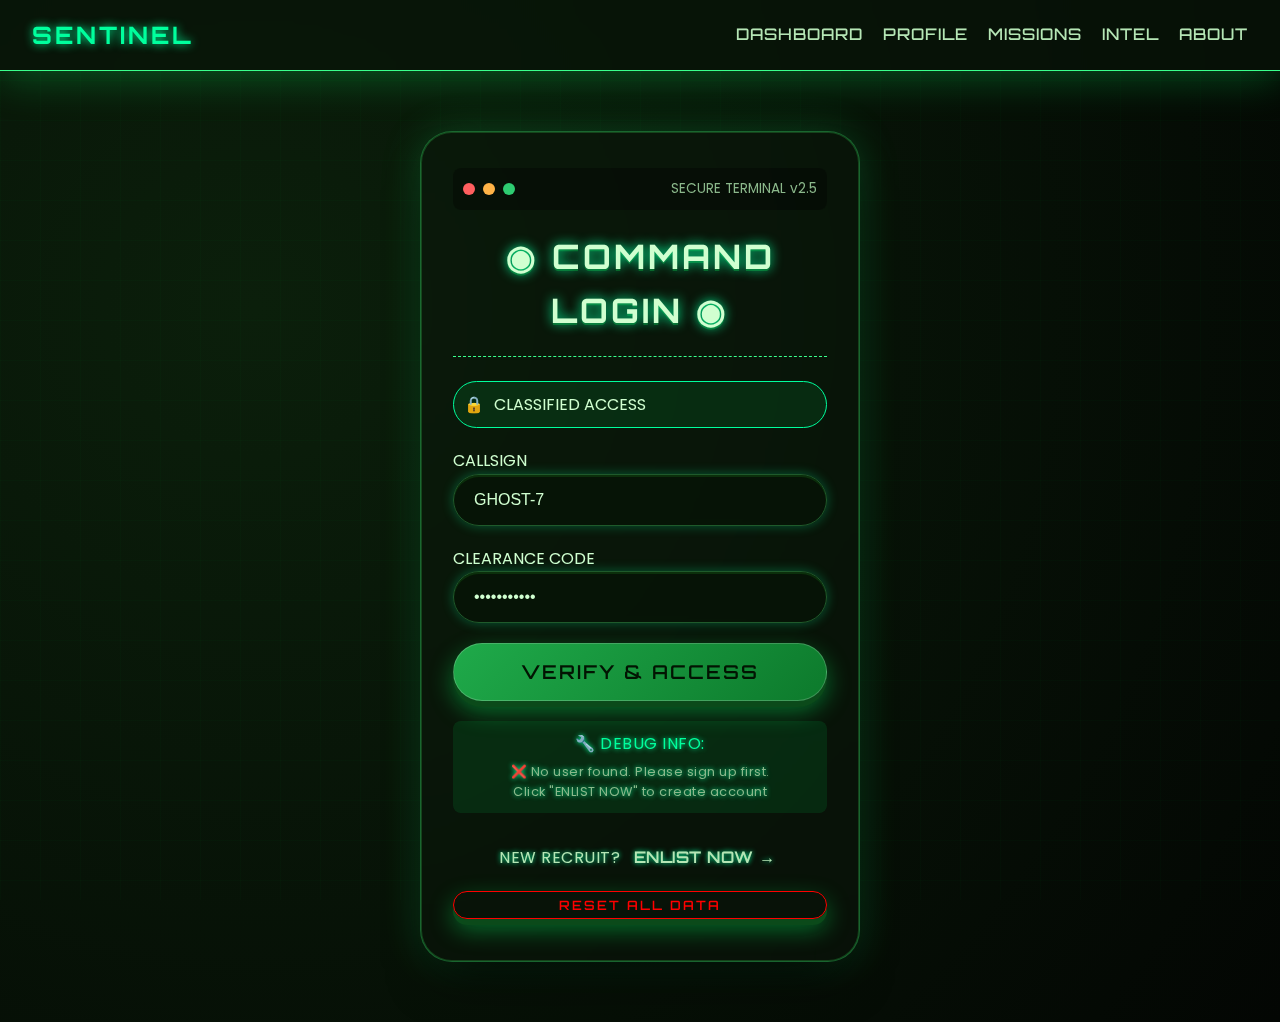
<file: index.html>
<!DOCTYPE html>
<html lang="en">
<head>
  <meta charset="UTF-8">
  <meta name="viewport" content="width=device-width, initial-scale=1.0">
  <title>Sentinel Command | Login</title>
  <link rel="stylesheet" href="css/style.css">
</head>
<body>

  <div class="navbar">
    <a href="index.html" class="logo">SENTINEL</a>
    <div class="nav-links">
      <a href="dashboard.html">DASHBOARD</a>
      <a href="profile.html">PROFILE</a>
      <a href="missions.html">MISSIONS</a>
      <a href="intel.html">INTEL</a>
      <a href="about.html">ABOUT</a>
    </div>
  </div>

  <div class="container">
    <div class="terminal-header">
      <span class="terminal-dot red"></span>
      <span class="terminal-dot yellow"></span>
      <span class="terminal-dot green"></span>
      <span class="terminal-label">SECURE TERMINAL v2.5</span>
    </div>
    
    <h2>◉ COMMAND LOGIN ◉</h2>
    
    <div class="security-badge">
      <span class="lock-icon">🔒</span>
      <span>CLASSIFIED ACCESS</span>
    </div>
    
    <form onsubmit="return login(event)">
      <div class="input-group">
        <label for="username">CALLSIGN</label>
        <input id="username" type="text" placeholder="e.g., GHOST-7" value="GHOST-7" required>
      </div>
      <div class="input-group">
        <label for="password">CLEARANCE CODE</label>
        <input id="password" type="password" placeholder="••••••••" value="password123" required>
      </div>
      
      <button type="submit">VERIFY & ACCESS</button>
    </form>
    
    <div style="margin-top: 20px; padding: 10px; background: rgba(0, 255, 100, 0.1); border-radius: 8px;">
      <p style="color: var(--primary-green); margin: 0;">🔧 DEBUG INFO:</p>
      <p style="color: var(--text-dim); font-size: 0.8rem; margin: 5px 0 0;" id="debugInfo">
        Checking localStorage...
      </p>
    </div>
    
    <p class="signup-prompt">NEW RECRUIT? <a href="signup.html">ENLIST NOW →</a></p>
    
    <div style="margin-top: 20px; text-align: center;">
      <button onclick="testReset()" style="background: transparent; border: 1px solid red; color: red; padding: 5px 10px; font-size: 0.8rem;">RESET ALL DATA</button>
    </div>
  </div>

  <script>
    // Debug info
    window.onload = function() {
      const debug = document.getElementById('debugInfo');
      const saved = localStorage.getItem('sentinelUser');
      if (saved) {
        const user = JSON.parse(saved);
        debug.innerHTML = `✅ Found user: ${user.username}<br>Use "password123" to login`;
      } else {
        debug.innerHTML = `❌ No user found. Please sign up first.<br>Click "ENLIST NOW" to create account`;
      }
    };
  </script>
  <script src="js/auth.js"></script>
</body>
</html>
</file>
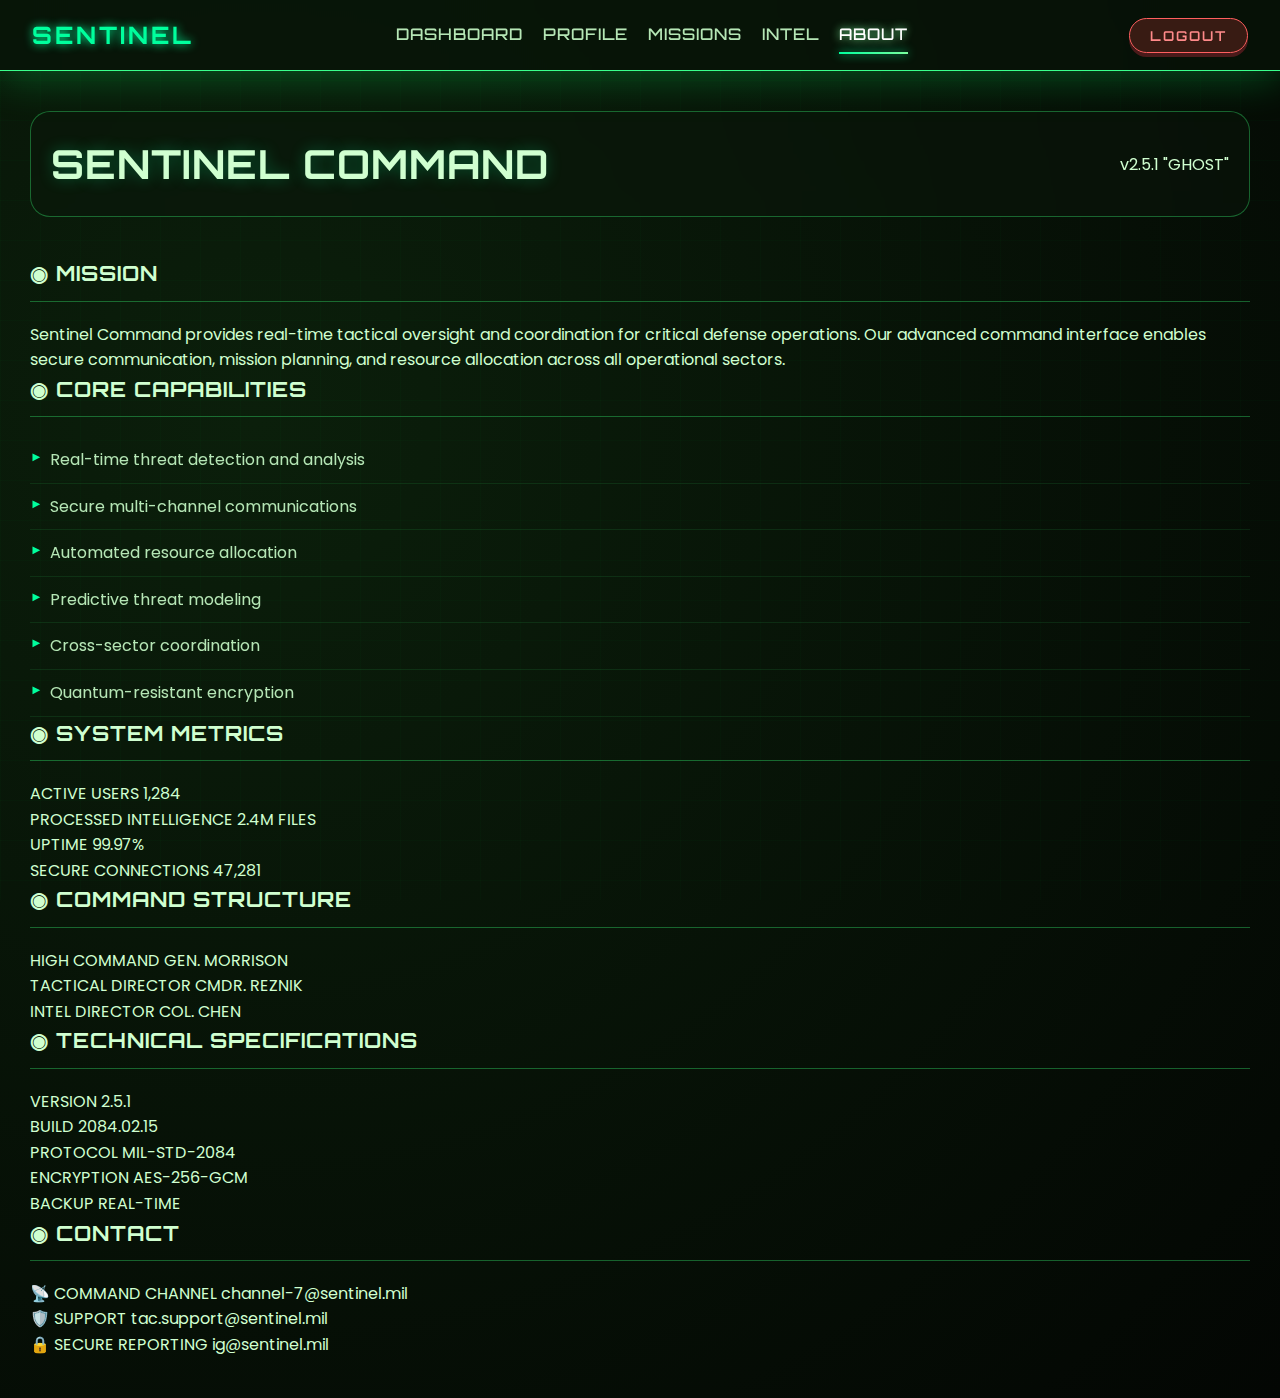
<file: about.html>
<!DOCTYPE html>
<html lang="en">
<head>
  <meta charset="UTF-8">
  <meta name="viewport" content="width=device-width, initial-scale=1.0">
  <title>Sentinel Command | About</title>
  <link rel="stylesheet" href="css/style.css">
</head>
<body onload="checkAuth()">

  <div class="navbar">
    <a href="index.html" class="logo">SENTINEL</a>
    <div class="nav-links">
      <a href="dashboard.html">DASHBOARD</a>
      <a href="profile.html">PROFILE</a>
      <a href="missions.html">MISSIONS</a>
      <a href="intel.html">INTEL</a>
      <a href="about.html" class="active">ABOUT</a>
    </div>
    <button class="logout-btn" onclick="logout()">LOGOUT</button>
  </div>

  <div class="dashboard">
    <div class="dashboard-header">
      <h1>SENTINEL COMMAND</h1>
      <div class="version-badge">v2.5.1 "GHOST"</div>
    </div>

    <div class="about-grid">
      <div class="about-card mission">
        <h3>◉ MISSION</h3>
        <p class="mission-text">Sentinel Command provides real-time tactical oversight and coordination for critical defense operations. Our advanced command interface enables secure communication, mission planning, and resource allocation across all operational sectors.</p>
      </div>

      <div class="about-card capabilities">
        <h3>◉ CORE CAPABILITIES</h3>
        <ul class="capability-list">
          <li>Real-time threat detection and analysis</li>
          <li>Secure multi-channel communications</li>
          <li>Automated resource allocation</li>
          <li>Predictive threat modeling</li>
          <li>Cross-sector coordination</li>
          <li>Quantum-resistant encryption</li>
        </ul>
      </div>

      <div class="about-card stats">
        <h3>◉ SYSTEM METRICS</h3>
        <div class="metric-item">
          <span>ACTIVE USERS</span>
          <span>1,284</span>
        </div>
        <div class="metric-item">
          <span>PROCESSED INTELLIGENCE</span>
          <span>2.4M FILES</span>
        </div>
        <div class="metric-item">
          <span>UPTIME</span>
          <span>99.97%</span>
        </div>
        <div class="metric-item">
          <span>SECURE CONNECTIONS</span>
          <span>47,281</span>
        </div>
      </div>

      <div class="about-card team">
        <h3>◉ COMMAND STRUCTURE</h3>
        <div class="team-member">
          <span class="member-rank">HIGH COMMAND</span>
          <span class="member-name">GEN. MORRISON</span>
        </div>
        <div class="team-member">
          <span class="member-rank">TACTICAL DIRECTOR</span>
          <span class="member-name">CMDR. REZNIK</span>
        </div>
        <div class="team-member">
          <span class="member-rank">INTEL DIRECTOR</span>
          <span class="member-name">COL. CHEN</span>
        </div>
      </div>

      <div class="about-card tech">
        <h3>◉ TECHNICAL SPECIFICATIONS</h3>
        <div class="spec-grid">
          <div class="spec-item">
            <span class="spec-label">VERSION</span>
            <span class="spec-value">2.5.1</span>
          </div>
          <div class="spec-item">
            <span class="spec-label">BUILD</span>
            <span class="spec-value">2084.02.15</span>
          </div>
          <div class="spec-item">
            <span class="spec-label">PROTOCOL</span>
            <span class="spec-value">MIL-STD-2084</span>
          </div>
          <div class="spec-item">
            <span class="spec-label">ENCRYPTION</span>
            <span class="spec-value">AES-256-GCM</span>
          </div>
          <div class="spec-item">
            <span class="spec-label">BACKUP</span>
            <span class="spec-value">REAL-TIME</span>
          </div>
        </div>
      </div>

      <div class="about-card contact">
        <h3>◉ CONTACT</h3>
        <div class="contact-item">
          <span>📡 COMMAND CHANNEL</span>
          <span>channel-7@sentinel.mil</span>
        </div>
        <div class="contact-item">
          <span>🛡️ SUPPORT</span>
          <span>tac.support@sentinel.mil</span>
        </div>
        <div class="contact-item">
          <span>🔒 SECURE REPORTING</span>
          <span>ig@sentinel.mil</span>
        </div>
      </div>
    </div>
  </div>

  <script src="js/auth.js"></script>
  <script src="js/main.js"></script>
</body>
</html>
</file>
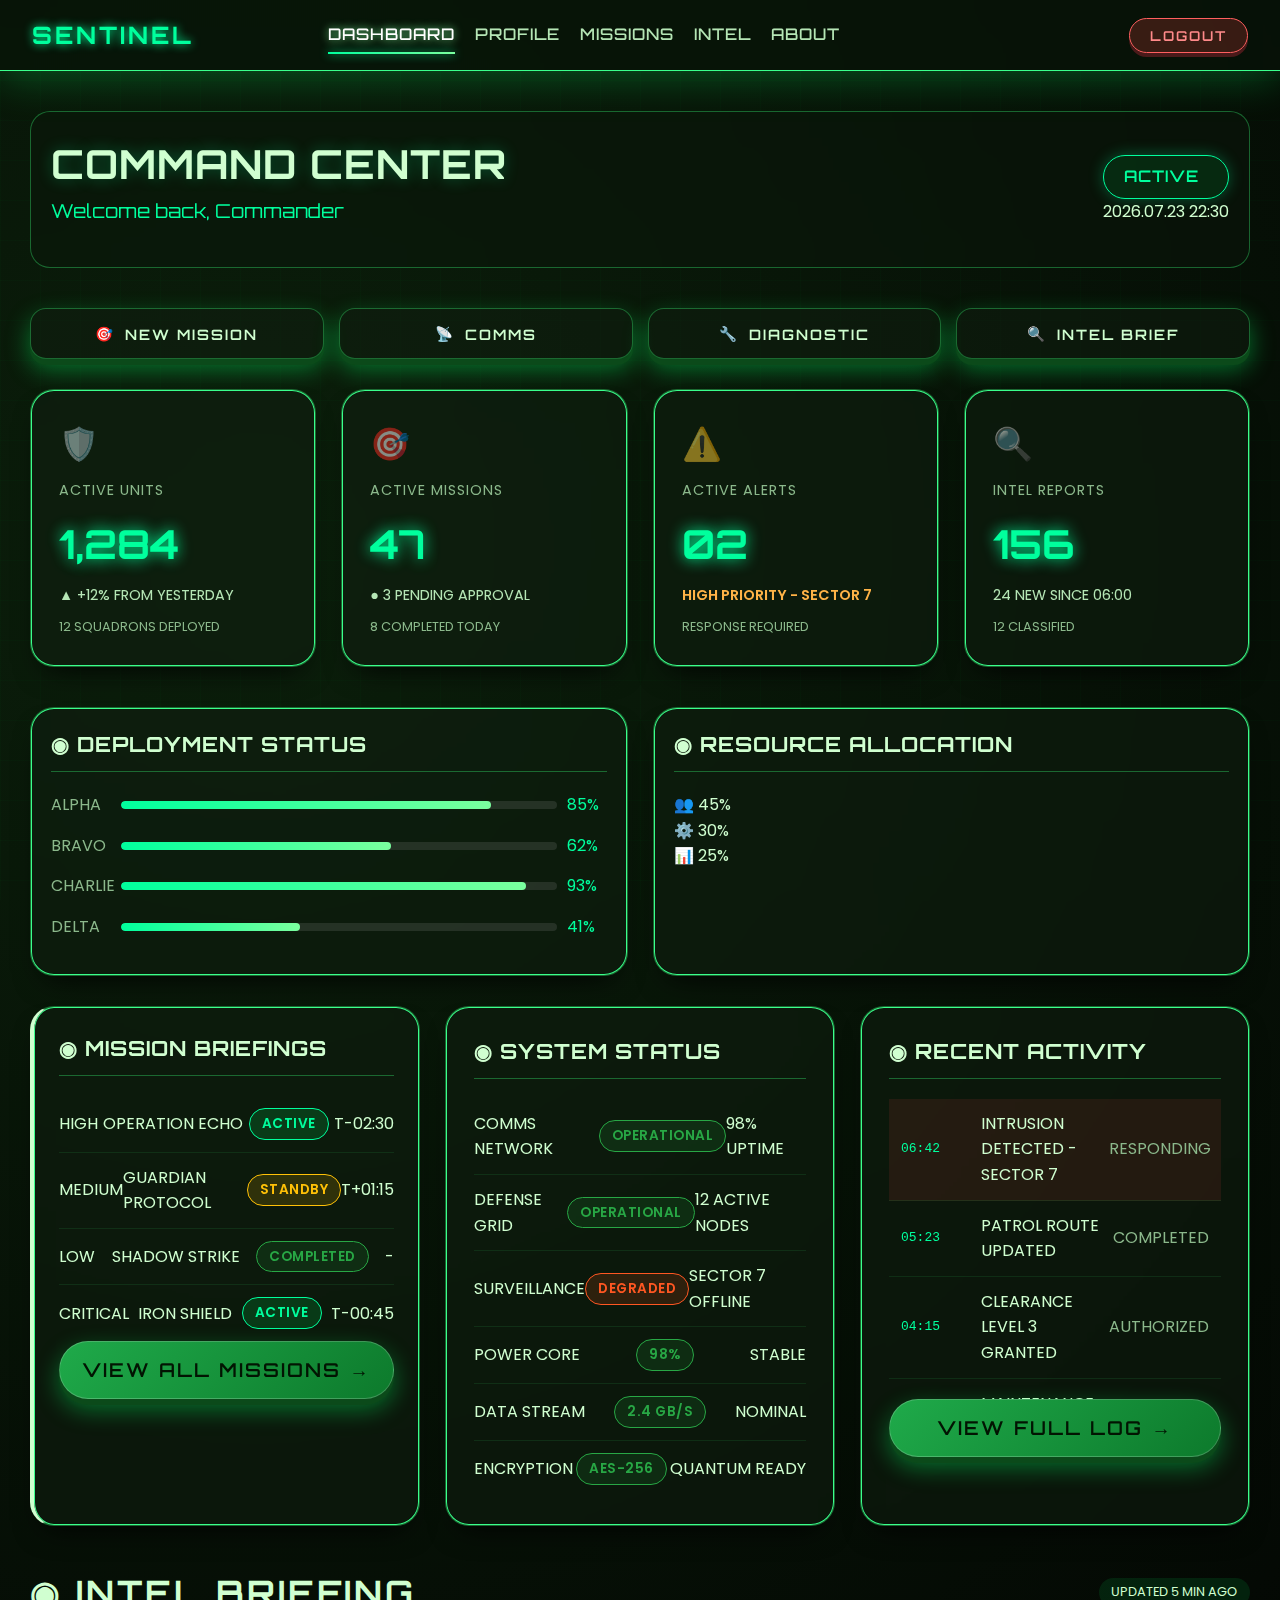
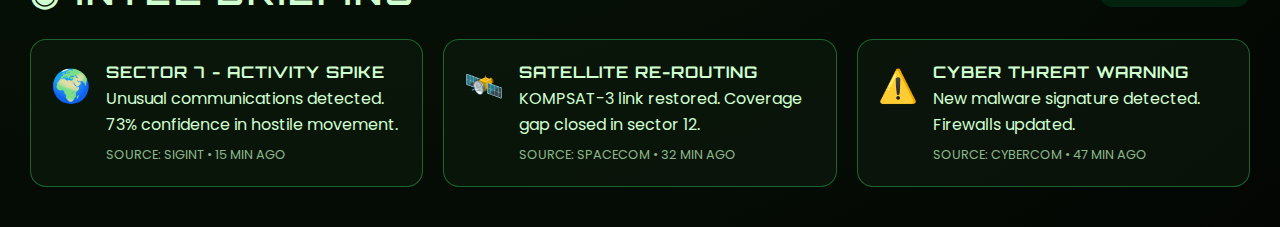
<file: dashboard.html>
<!DOCTYPE html>
<html lang="en">
<head>
  <meta charset="UTF-8">
  <meta name="viewport" content="width=device-width, initial-scale=1.0">
  <title>Sentinel Command | Dashboard</title>
  <link rel="stylesheet" href="css/style.css">
</head>
<body onload="checkAuth(); loadDashboard()">

  <div class="navbar">
    <a href="index.html" class="logo">SENTINEL</a>
    <div class="nav-links">
      <a href="dashboard.html" class="active">DASHBOARD</a>
      <a href="profile.html">PROFILE</a>
      <a href="missions.html">MISSIONS</a>
      <a href="intel.html">INTEL</a>
      <a href="about.html">ABOUT</a>
    </div>
    <div class="user-indicator">
      <span class="user-dot"></span>
      <span id="displayUserShort"></span>
    </div>
    <button class="logout-btn" onclick="logout()">LOGOUT</button>
  </div>

  <div class="dashboard">
    <div class="dashboard-header">
      <div>
        <h1>COMMAND CENTER</h1>
        <p class="welcome-message" id="welcomeMessage">Welcome back, Commander</p>
      </div>
      <div class="header-right">
        <div class="status-badge">ACTIVE</div>
        <div class="timestamp" id="currentTime">2084.03.21 07:42</div>
      </div>
    </div>
    
    <!-- Quick Actions -->
    <div class="quick-actions">
      <button class="action-btn" onclick="location.href='missions.html'">
        <span>🎯</span> NEW MISSION
      </button>
      <button class="action-btn" onclick="openComms()">
        <span>📡</span> COMMS
      </button>
      <button class="action-btn" onclick="runDiagnostic()">
        <span>🔧</span> DIAGNOSTIC
      </button>
      <button class="action-btn" onclick="location.href='intel.html'">
        <span>🔍</span> INTEL BRIEF
      </button>
    </div>

    <!-- Stats Grid Enhanced -->
    <div class="stats-grid">
      <div class="stat-card" onclick="showDetails('units')">
        <div class="stat-icon">🛡️</div>
        <div class="stat-label">ACTIVE UNITS</div>
        <div class="stat-value">1,284</div>
        <div class="stat-trend positive">▲ +12% FROM YESTERDAY</div>
        <div class="stat-detail">12 SQUADRONS DEPLOYED</div>
      </div>
      <div class="stat-card" onclick="showDetails('missions')">
        <div class="stat-icon">🎯</div>
        <div class="stat-label">ACTIVE MISSIONS</div>
        <div class="stat-value">47</div>
        <div class="stat-trend">● 3 PENDING APPROVAL</div>
        <div class="stat-detail">8 COMPLETED TODAY</div>
      </div>
      <div class="stat-card warning" onclick="showDetails('alerts')">
        <div class="stat-icon">⚠️</div>
        <div class="stat-label">ACTIVE ALERTS</div>
        <div class="stat-value">02</div>
        <div class="stat-trend priority">HIGH PRIORITY - SECTOR 7</div>
        <div class="stat-detail">RESPONSE REQUIRED</div>
      </div>
      <div class="stat-card" onclick="showDetails('intel')">
        <div class="stat-icon">🔍</div>
        <div class="stat-label">INTEL REPORTS</div>
        <div class="stat-value">156</div>
        <div class="stat-trend">24 NEW SINCE 06:00</div>
        <div class="stat-detail">12 CLASSIFIED</div>
      </div>
    </div>

    <!-- Charts Section -->
    <div class="charts-grid">
      <div class="card chart-card">
        <h3>◉ DEPLOYMENT STATUS</h3>
        <div class="chart-bars">
          <div class="chart-bar">
            <span class="bar-label">ALPHA</span>
            <div class="bar-container">
              <div class="bar-fill" style="width: 85%"></div>
            </div>
            <span class="bar-value">85%</span>
          </div>
          <div class="chart-bar">
            <span class="bar-label">BRAVO</span>
            <div class="bar-container">
              <div class="bar-fill" style="width: 62%"></div>
            </div>
            <span class="bar-value">62%</span>
          </div>
          <div class="chart-bar">
            <span class="bar-label">CHARLIE</span>
            <div class="bar-container">
              <div class="bar-fill" style="width: 93%"></div>
            </div>
            <span class="bar-value">93%</span>
          </div>
          <div class="chart-bar">
            <span class="bar-label">DELTA</span>
            <div class="bar-container">
              <div class="bar-fill" style="width: 41%"></div>
            </div>
            <span class="bar-value">41%</span>
          </div>
        </div>
      </div>

      <div class="card chart-card">
        <h3>◉ RESOURCE ALLOCATION</h3>
        <div class="pie-chart-placeholder">
          <div class="pie-segment personnel">👥 45%</div>
          <div class="pie-segment equipment">⚙️ 30%</div>
          <div class="pie-segment intel">📊 25%</div>
        </div>
      </div>
    </div>

    <!-- Enhanced Card Grid -->
    <div class="card-grid">
      <div class="card mission-card">
        <h3>◉ MISSION BRIEFINGS</h3>
        <div class="mission-list">
          <div class="mission-item priority-high">
            <span class="mission-priority">HIGH</span>
            <span class="mission-name">OPERATION ECHO</span>
            <span class="status active">ACTIVE</span>
            <span class="mission-time">T-02:30</span>
          </div>
          <div class="mission-item priority-medium">
            <span class="mission-priority">MEDIUM</span>
            <span class="mission-name">GUARDIAN PROTOCOL</span>
            <span class="status standby">STANDBY</span>
            <span class="mission-time">T+01:15</span>
          </div>
          <div class="mission-item priority-low">
            <span class="mission-priority">LOW</span>
            <span class="mission-name">SHADOW STRIKE</span>
            <span class="status completed">COMPLETED</span>
            <span class="mission-time">-</span>
          </div>
          <div class="mission-item priority-critical">
            <span class="mission-priority">CRITICAL</span>
            <span class="mission-name">IRON SHIELD</span>
            <span class="status active">ACTIVE</span>
            <span class="mission-time">T-00:45</span>
          </div>
        </div>
        <button class="card-btn" onclick="location.href='missions.html'">VIEW ALL MISSIONS →</button>
      </div>

      <div class="card system-card">
        <h3>◉ SYSTEM STATUS</h3>
        <div class="system-grid">
          <div class="system-item">
            <span>COMMS NETWORK</span>
            <span class="status operational">OPERATIONAL</span>
            <span class="system-metric">98% UPTIME</span>
          </div>
          <div class="system-item">
            <span>DEFENSE GRID</span>
            <span class="status operational">OPERATIONAL</span>
            <span class="system-metric">12 ACTIVE NODES</span>
          </div>
          <div class="system-item">
            <span>SURVEILLANCE</span>
            <span class="status degraded">DEGRADED</span>
            <span class="system-metric">SECTOR 7 OFFLINE</span>
          </div>
          <div class="system-item">
            <span>POWER CORE</span>
            <span class="status operational">98%</span>
            <span class="system-metric">STABLE</span>
          </div>
          <div class="system-item">
            <span>DATA STREAM</span>
            <span class="status operational">2.4 GB/s</span>
            <span class="system-metric">NOMINAL</span>
          </div>
          <div class="system-item">
            <span>ENCRYPTION</span>
            <span class="status operational">AES-256</span>
            <span class="system-metric">QUANTUM READY</span>
          </div>
        </div>
      </div>

      <div class="card timeline-card">
        <h3>◉ RECENT ACTIVITY</h3>
        <div class="timeline">
          <div class="timeline-item critical">
            <span class="timeline-time">06:42</span>
            <span class="timeline-event">INTRUSION DETECTED - SECTOR 7</span>
            <span class="timeline-status">RESPONDING</span>
          </div>
          <div class="timeline-item">
            <span class="timeline-time">05:23</span>
            <span class="timeline-event">PATROL ROUTE UPDATED</span>
            <span class="timeline-status">COMPLETED</span>
          </div>
          <div class="timeline-item">
            <span class="timeline-time">04:15</span>
            <span class="timeline-event">CLEARANCE LEVEL 3 GRANTED</span>
            <span class="timeline-status">AUTHORIZED</span>
          </div>
          <div class="timeline-item">
            <span class="timeline-time">02:58</span>
            <span class="timeline-event">MAINTENANCE COMPLETE</span>
            <span class="timeline-status">VERIFIED</span>
          </div>
          <div class="timeline-item warning">
            <span class="timeline-time">01:30</span>
            <span class="timeline-event">SATELLITE LINK INTERMITTENT</span>
            <span class="timeline-status">INVESTIGATING</span>
          </div>
        </div>
        <button class="card-btn" onclick="viewFullLog()">VIEW FULL LOG →</button>
      </div>
    </div>

    <!-- Intel Briefing Section -->
    <div class="intel-section">
      <div class="section-header">
        <h2>◉ INTEL BRIEFING</h2>
        <span class="update-badge">UPDATED 5 MIN AGO</span>
      </div>
      <div class="intel-grid">
        <div class="intel-card">
          <div class="intel-icon">🌍</div>
          <div class="intel-content">
            <h4>SECTOR 7 - ACTIVITY SPIKE</h4>
            <p>Unusual communications detected. 73% confidence in hostile movement.</p>
            <span class="intel-meta">SOURCE: SIGINT • 15 MIN AGO</span>
          </div>
        </div>
        <div class="intel-card">
          <div class="intel-icon">🛰️</div>
          <div class="intel-content">
            <h4>SATELLITE RE-ROUTING</h4>
            <p>KOMPSAT-3 link restored. Coverage gap closed in sector 12.</p>
            <span class="intel-meta">SOURCE: SPACECOM • 32 MIN AGO</span>
          </div>
        </div>
        <div class="intel-card">
          <div class="intel-icon">⚠️</div>
          <div class="intel-content">
            <h4>CYBER THREAT WARNING</h4>
            <p>New malware signature detected. Firewalls updated.</p>
            <span class="intel-meta">SOURCE: CYBERCOM • 47 MIN AGO</span>
          </div>
        </div>
      </div>
    </div>
  </div>

  <script src="js/auth.js"></script>
  <script src="js/main.js"></script>
</body>
</html>
</file>
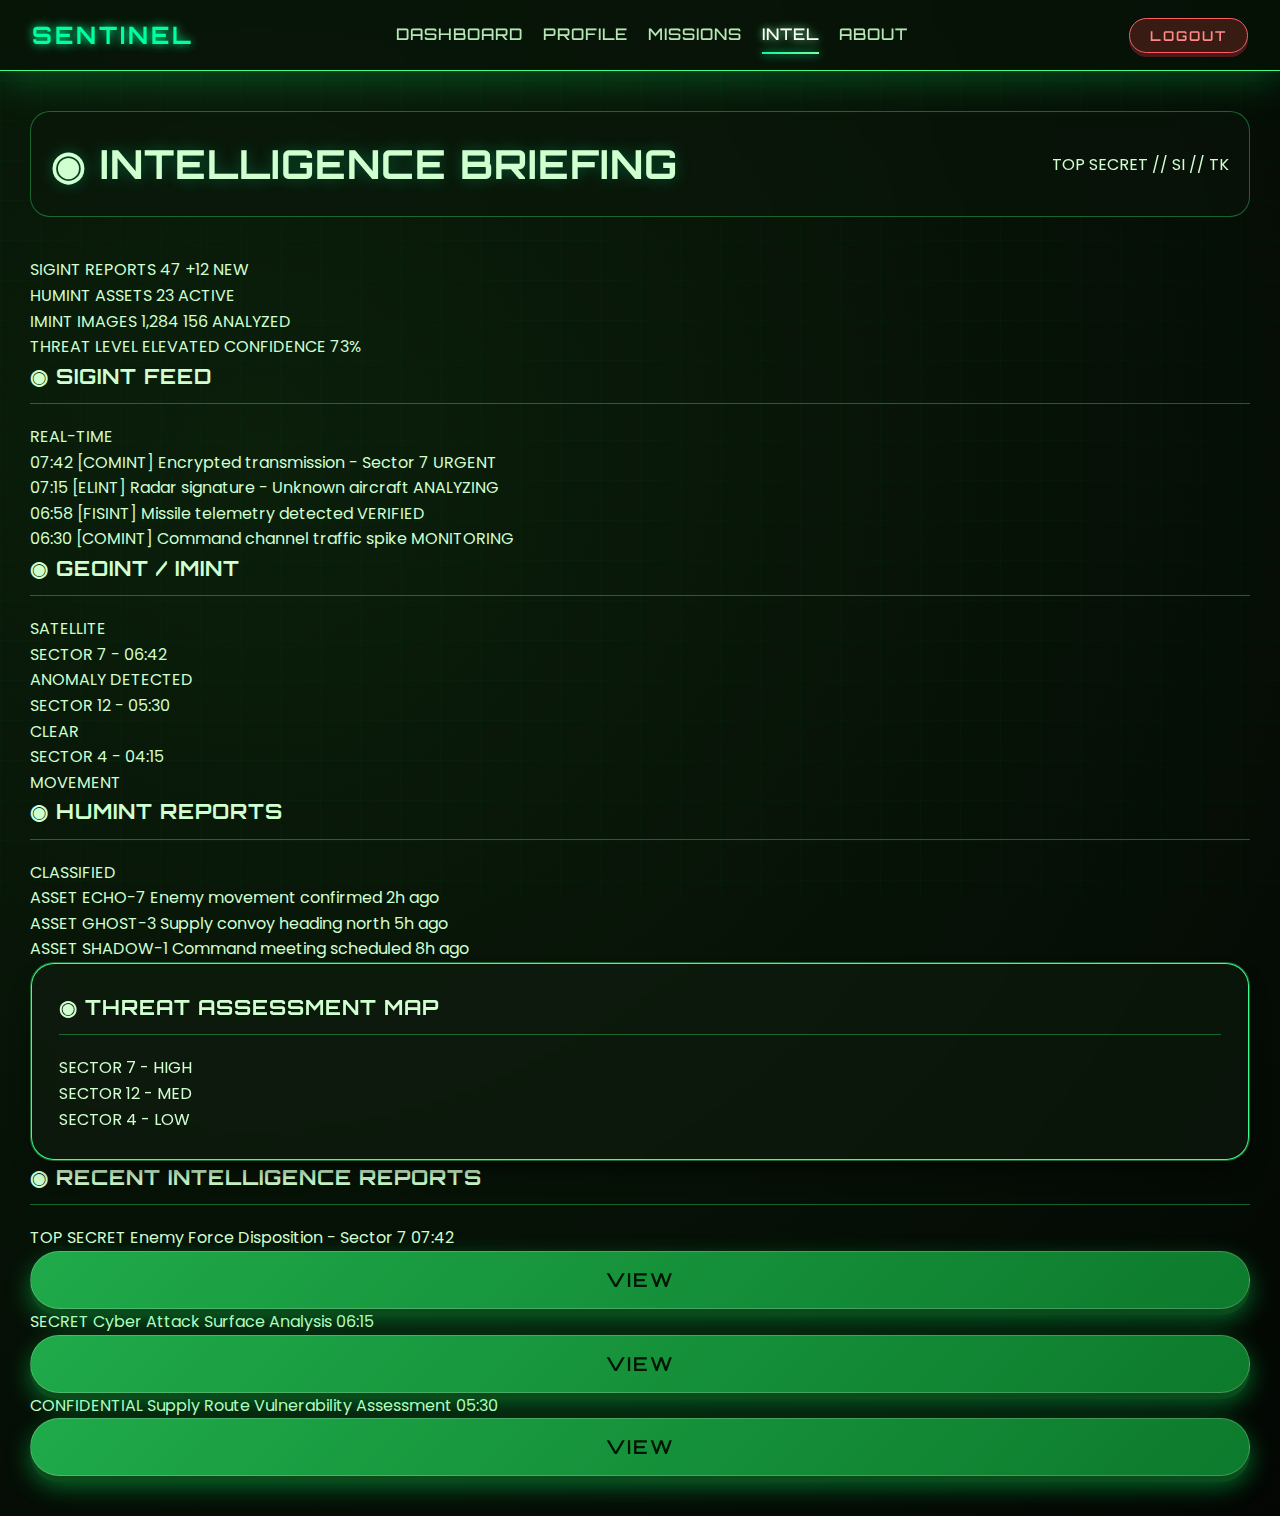
<file: intel.html>
<!DOCTYPE html>
<html lang="en">
<head>
  <meta charset="UTF-8">
  <meta name="viewport" content="width=device-width, initial-scale=1.0">
  <title>Sentinel Command | Intelligence</title>
  <link rel="stylesheet" href="css/style.css">
</head>
<body onload="checkAuth()">

  <div class="navbar">
    <a href="index.html" class="logo">SENTINEL</a>
    <div class="nav-links">
      <a href="dashboard.html">DASHBOARD</a>
      <a href="profile.html">PROFILE</a>
      <a href="missions.html">MISSIONS</a>
      <a href="intel.html" class="active">INTEL</a>
      <a href="about.html">ABOUT</a>
    </div>
    <button class="logout-btn" onclick="logout()">LOGOUT</button>
  </div>

  <div class="dashboard">
    <div class="dashboard-header">
      <h1>◉ INTELLIGENCE BRIEFING</h1>
      <div class="intel-level">TOP SECRET // SI // TK</div>
    </div>

    <!-- Intel Summary -->
    <div class="intel-summary">
      <div class="summary-card">
        <span class="summary-label">SIGINT REPORTS</span>
        <span class="summary-value">47</span>
        <span class="summary-trend">+12 NEW</span>
      </div>
      <div class="summary-card">
        <span class="summary-label">HUMINT ASSETS</span>
        <span class="summary-value">23</span>
        <span class="summary-trend">ACTIVE</span>
      </div>
      <div class="summary-card">
        <span class="summary-label">IMINT IMAGES</span>
        <span class="summary-value">1,284</span>
        <span class="summary-trend">156 ANALYZED</span>
      </div>
      <div class="summary-card">
        <span class="summary-label">THREAT LEVEL</span>
        <span class="summary-value elevated">ELEVATED</span>
        <span class="summary-trend">CONFIDENCE 73%</span>
      </div>
    </div>

    <!-- Intel Feeds -->
    <div class="intel-feeds">
      <div class="feed-card sigint">
        <div class="feed-header">
          <h3>◉ SIGINT FEED</h3>
          <span class="feed-badge">REAL-TIME</span>
        </div>
        <div class="feed-content">
          <div class="feed-item urgent">
            <span class="feed-time">07:42</span>
            <span class="feed-source">[COMINT]</span>
            <span class="feed-message">Encrypted transmission - Sector 7</span>
            <span class="feed-tag urgent">URGENT</span>
          </div>
          <div class="feed-item">
            <span class="feed-time">07:15</span>
            <span class="feed-source">[ELINT]</span>
            <span class="feed-message">Radar signature - Unknown aircraft</span>
            <span class="feed-tag">ANALYZING</span>
          </div>
          <div class="feed-item">
            <span class="feed-time">06:58</span>
            <span class="feed-source">[FISINT]</span>
            <span class="feed-message">Missile telemetry detected</span>
            <span class="feed-tag">VERIFIED</span>
          </div>
          <div class="feed-item">
            <span class="feed-time">06:30</span>
            <span class="feed-source">[COMINT]</span>
            <span class="feed-message">Command channel traffic spike</span>
            <span class="feed-tag">MONITORING</span>
          </div>
        </div>
      </div>

      <div class="feed-card geoint">
        <div class="feed-header">
          <h3>◉ GEOINT / IMINT</h3>
          <span class="feed-badge">SATELLITE</span>
        </div>
        <div class="image-grid">
          <div class="image-thumb">
            <div class="thumb-placeholder">SECTOR 7 - 06:42</div>
            <span class="thumb-label">ANOMALY DETECTED</span>
          </div>
          <div class="image-thumb">
            <div class="thumb-placeholder">SECTOR 12 - 05:30</div>
            <span class="thumb-label">CLEAR</span>
          </div>
          <div class="image-thumb">
            <div class="thumb-placeholder">SECTOR 4 - 04:15</div>
            <span class="thumb-label">MOVEMENT</span>
          </div>
        </div>
      </div>

      <div class="feed-card humint">
        <div class="feed-header">
          <h3>◉ HUMINT REPORTS</h3>
          <span class="feed-badge">CLASSIFIED</span>
        </div>
        <div class="humint-list">
          <div class="humint-item">
            <span class="humint-source">ASSET ECHO-7</span>
            <span class="humint-brief">Enemy movement confirmed</span>
            <span class="humint-time">2h ago</span>
          </div>
          <div class="humint-item">
            <span class="humint-source">ASSET GHOST-3</span>
            <span class="humint-brief">Supply convoy heading north</span>
            <span class="humint-time">5h ago</span>
          </div>
          <div class="humint-item">
            <span class="humint-source">ASSET SHADOW-1</span>
            <span class="humint-brief">Command meeting scheduled</span>
            <span class="humint-time">8h ago</span>
          </div>
        </div>
      </div>
    </div>

    <!-- Threat Map -->
    <div class="card">
      <h3>◉ THREAT ASSESSMENT MAP</h3>
      <div class="map-placeholder">
        <div class="grid-overlay"></div>
        <div class="threat-marker sector7">SECTOR 7 - HIGH</div>
        <div class="threat-marker sector12">SECTOR 12 - MED</div>
        <div class="threat-marker sector4">SECTOR 4 - LOW</div>
      </div>
    </div>

    <!-- Intel Reports -->
    <div class="reports-section">
      <h3>◉ RECENT INTELLIGENCE REPORTS</h3>
      <div class="reports-list">
        <div class="report-item">
          <span class="report-classification">TOP SECRET</span>
          <span class="report-title">Enemy Force Disposition - Sector 7</span>
          <span class="report-date">07:42</span>
          <button class="report-btn">VIEW</button>
        </div>
        <div class="report-item">
          <span class="report-classification secret">SECRET</span>
          <span class="report-title">Cyber Attack Surface Analysis</span>
          <span class="report-date">06:15</span>
          <button class="report-btn">VIEW</button>
        </div>
        <div class="report-item">
          <span class="report-classification confidential">CONFIDENTIAL</span>
          <span class="report-title">Supply Route Vulnerability Assessment</span>
          <span class="report-date">05:30</span>
          <button class="report-btn">VIEW</button>
        </div>
      </div>
    </div>
  </div>

  <script src="js/auth.js"></script>
  <script src="js/main.js"></script>
</body>
</html>
</file>
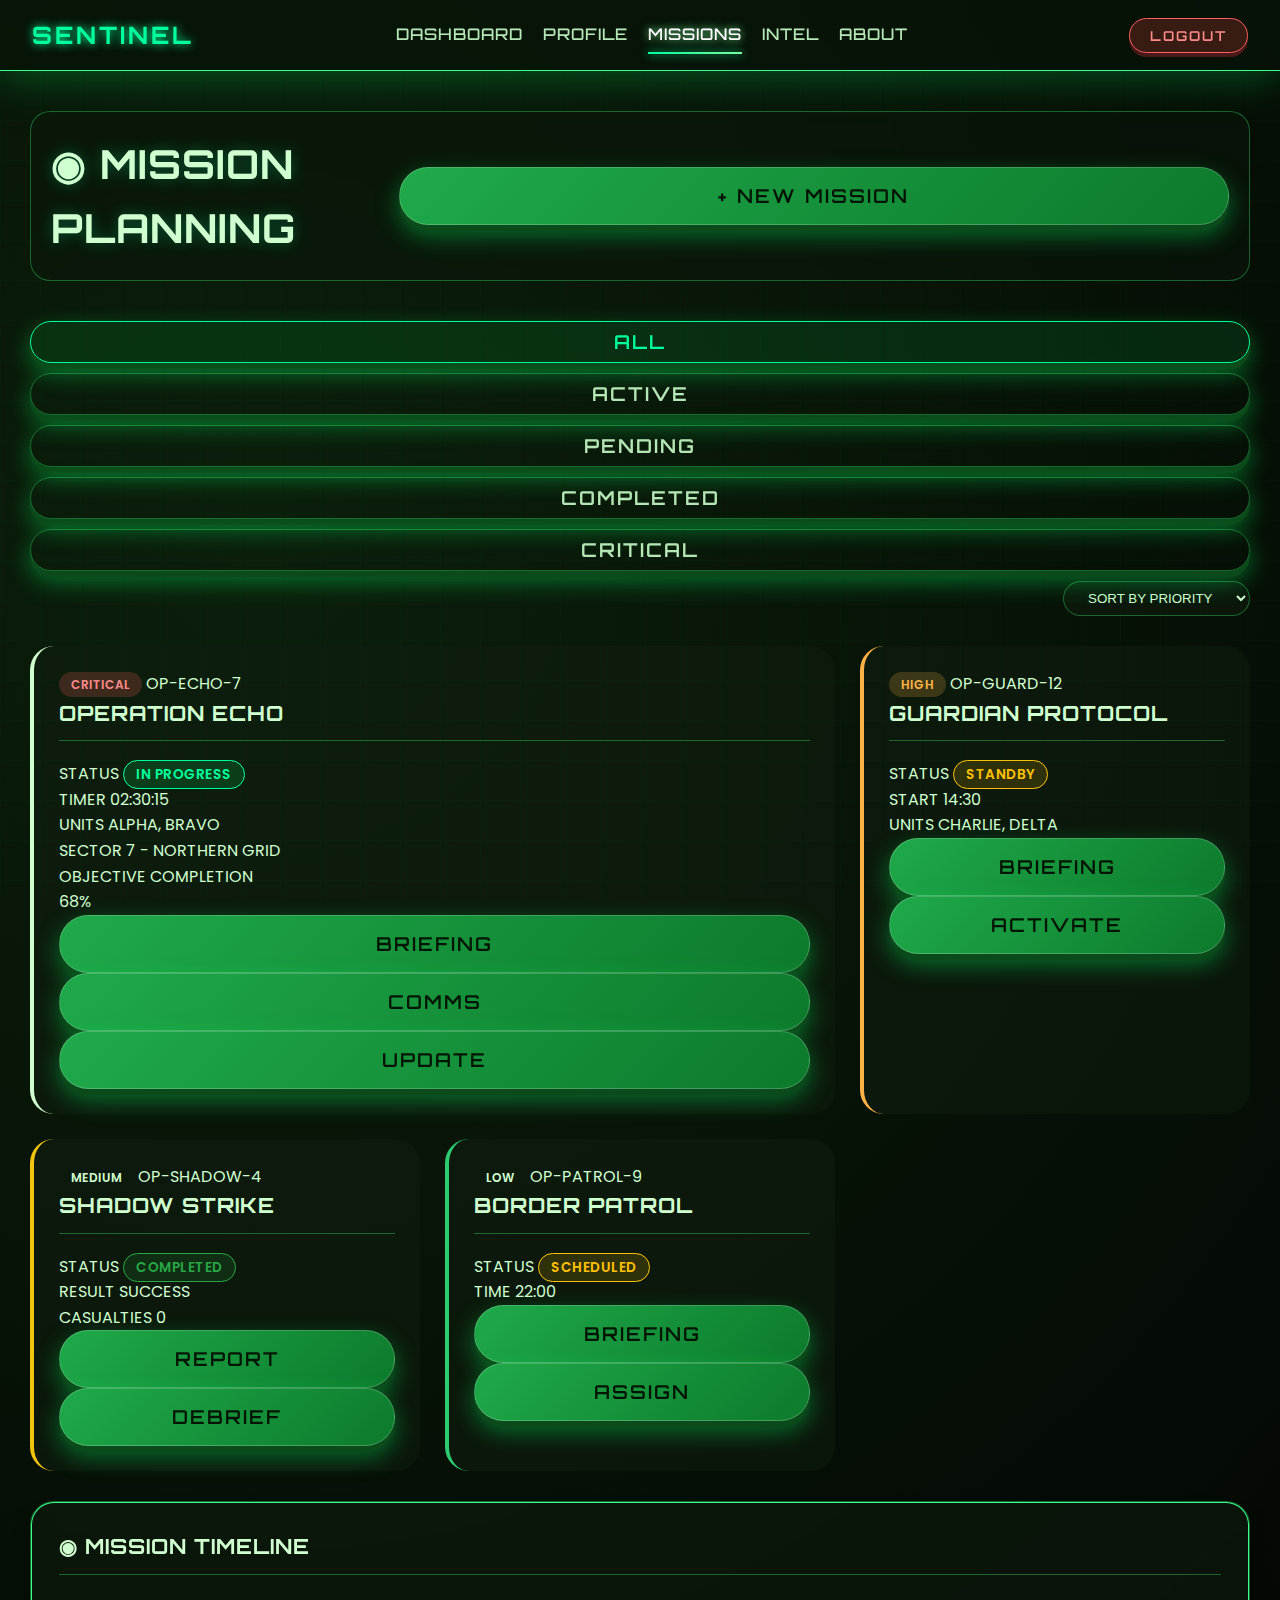
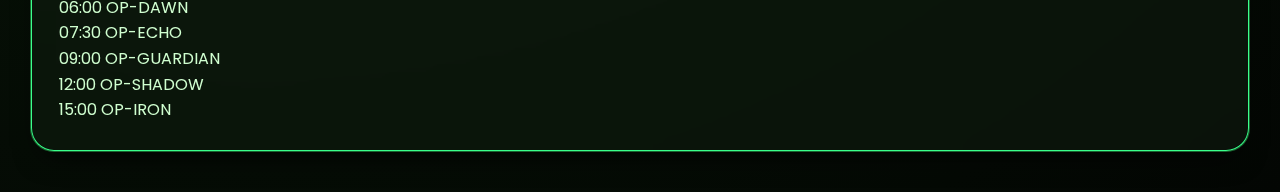
<file: missions.html>
<!DOCTYPE html>
<html lang="en">
<head>
  <meta charset="UTF-8">
  <meta name="viewport" content="width=device-width, initial-scale=1.0">
  <title>Sentinel Command | Missions</title>
  <link rel="stylesheet" href="css/style.css">
</head>
<body onload="checkAuth()">

  <div class="navbar">
    <a href="index.html" class="logo">SENTINEL</a>
    <div class="nav-links">
      <a href="dashboard.html">DASHBOARD</a>
      <a href="profile.html">PROFILE</a>
      <a href="missions.html" class="active">MISSIONS</a>
      <a href="intel.html">INTEL</a>
      <a href="about.html">ABOUT</a>
    </div>
    <button class="logout-btn" onclick="logout()">LOGOUT</button>
  </div>

  <div class="dashboard">
    <div class="dashboard-header">
      <h1>◉ MISSION PLANNING</h1>
      <button class="primary-btn" onclick="createMission()">+ NEW MISSION</button>
    </div>

    <!-- Mission Filters -->
    <div class="filters-bar">
      <button class="filter-btn active">ALL</button>
      <button class="filter-btn">ACTIVE</button>
      <button class="filter-btn">PENDING</button>
      <button class="filter-btn">COMPLETED</button>
      <button class="filter-btn">CRITICAL</button>
      <select class="filter-select">
        <option>SORT BY PRIORITY</option>
        <option>SORT BY TIME</option>
        <option>SORT BY REGION</option>
      </select>
    </div>

    <!-- Missions Grid -->
    <div class="missions-grid">
      <div class="mission-card-large critical">
        <div class="mission-header">
          <span class="mission-tag critical">CRITICAL</span>
          <span class="mission-code">OP-ECHO-7</span>
        </div>
        <h3>OPERATION ECHO</h3>
        <div class="mission-details">
          <div class="detail-item">
            <span class="detail-label">STATUS</span>
            <span class="status active">IN PROGRESS</span>
          </div>
          <div class="detail-item">
            <span class="detail-label">TIMER</span>
            <span class="timer">02:30:15</span>
          </div>
          <div class="detail-item">
            <span class="detail-label">UNITS</span>
            <span>ALPHA, BRAVO</span>
          </div>
          <div class="detail-item">
            <span class="detail-label">SECTOR</span>
            <span>7 - NORTHERN GRID</span>
          </div>
        </div>
        <div class="mission-progress">
          <div class="progress-label">OBJECTIVE COMPLETION</div>
          <div class="progress-bar-container">
            <div class="progress-fill" style="width: 68%"></div>
          </div>
          <span class="progress-value">68%</span>
        </div>
        <div class="mission-actions">
          <button class="mission-btn">BRIEFING</button>
          <button class="mission-btn">COMMS</button>
          <button class="mission-btn">UPDATE</button>
        </div>
      </div>

      <div class="mission-card high">
        <div class="mission-header">
          <span class="mission-tag high">HIGH</span>
          <span class="mission-code">OP-GUARD-12</span>
        </div>
        <h3>GUARDIAN PROTOCOL</h3>
        <div class="mission-details">
          <div class="detail-item">
            <span class="detail-label">STATUS</span>
            <span class="status standby">STANDBY</span>
          </div>
          <div class="detail-item">
            <span class="detail-label">START</span>
            <span>14:30</span>
          </div>
          <div class="detail-item">
            <span class="detail-label">UNITS</span>
            <span>CHARLIE, DELTA</span>
          </div>
        </div>
        <div class="mission-actions">
          <button class="mission-btn">BRIEFING</button>
          <button class="mission-btn">ACTIVATE</button>
        </div>
      </div>

      <div class="mission-card medium">
        <div class="mission-header">
          <span class="mission-tag medium">MEDIUM</span>
          <span class="mission-code">OP-SHADOW-4</span>
        </div>
        <h3>SHADOW STRIKE</h3>
        <div class="mission-details">
          <div class="detail-item">
            <span class="detail-label">STATUS</span>
            <span class="status completed">COMPLETED</span>
          </div>
          <div class="detail-item">
            <span class="detail-label">RESULT</span>
            <span>SUCCESS</span>
          </div>
          <div class="detail-item">
            <span class="detail-label">CASUALTIES</span>
            <span>0</span>
          </div>
        </div>
        <div class="mission-actions">
          <button class="mission-btn">REPORT</button>
          <button class="mission-btn">DEBRIEF</button>
        </div>
      </div>

      <div class="mission-card low">
        <div class="mission-header">
          <span class="mission-tag low">LOW</span>
          <span class="mission-code">OP-PATROL-9</span>
        </div>
        <h3>BORDER PATROL</h3>
        <div class="mission-details">
          <div class="detail-item">
            <span class="detail-label">STATUS</span>
            <span class="status standby">SCHEDULED</span>
          </div>
          <div class="detail-item">
            <span class="detail-label">TIME</span>
            <span>22:00</span>
          </div>
        </div>
        <div class="mission-actions">
          <button class="mission-btn">BRIEFING</button>
          <button class="mission-btn">ASSIGN</button>
        </div>
      </div>
    </div>

    <!-- Mission Timeline -->
    <div class="card">
      <h3>◉ MISSION TIMELINE</h3>
      <div class="timeline-horizontal">
        <div class="timeline-point completed">
          <span class="point-time">06:00</span>
          <span class="point-label">OP-DAWN</span>
        </div>
        <div class="timeline-point active">
          <span class="point-time">07:30</span>
          <span class="point-label">OP-ECHO</span>
        </div>
        <div class="timeline-point">
          <span class="point-time">09:00</span>
          <span class="point-label">OP-GUARDIAN</span>
        </div>
        <div class="timeline-point">
          <span class="point-time">12:00</span>
          <span class="point-label">OP-SHADOW</span>
        </div>
        <div class="timeline-point">
          <span class="point-time">15:00</span>
          <span class="point-label">OP-IRON</span>
        </div>
      </div>
    </div>
  </div>

  <script src="js/auth.js"></script>
  <script src="js/main.js"></script>
</body>
</html>
</file>
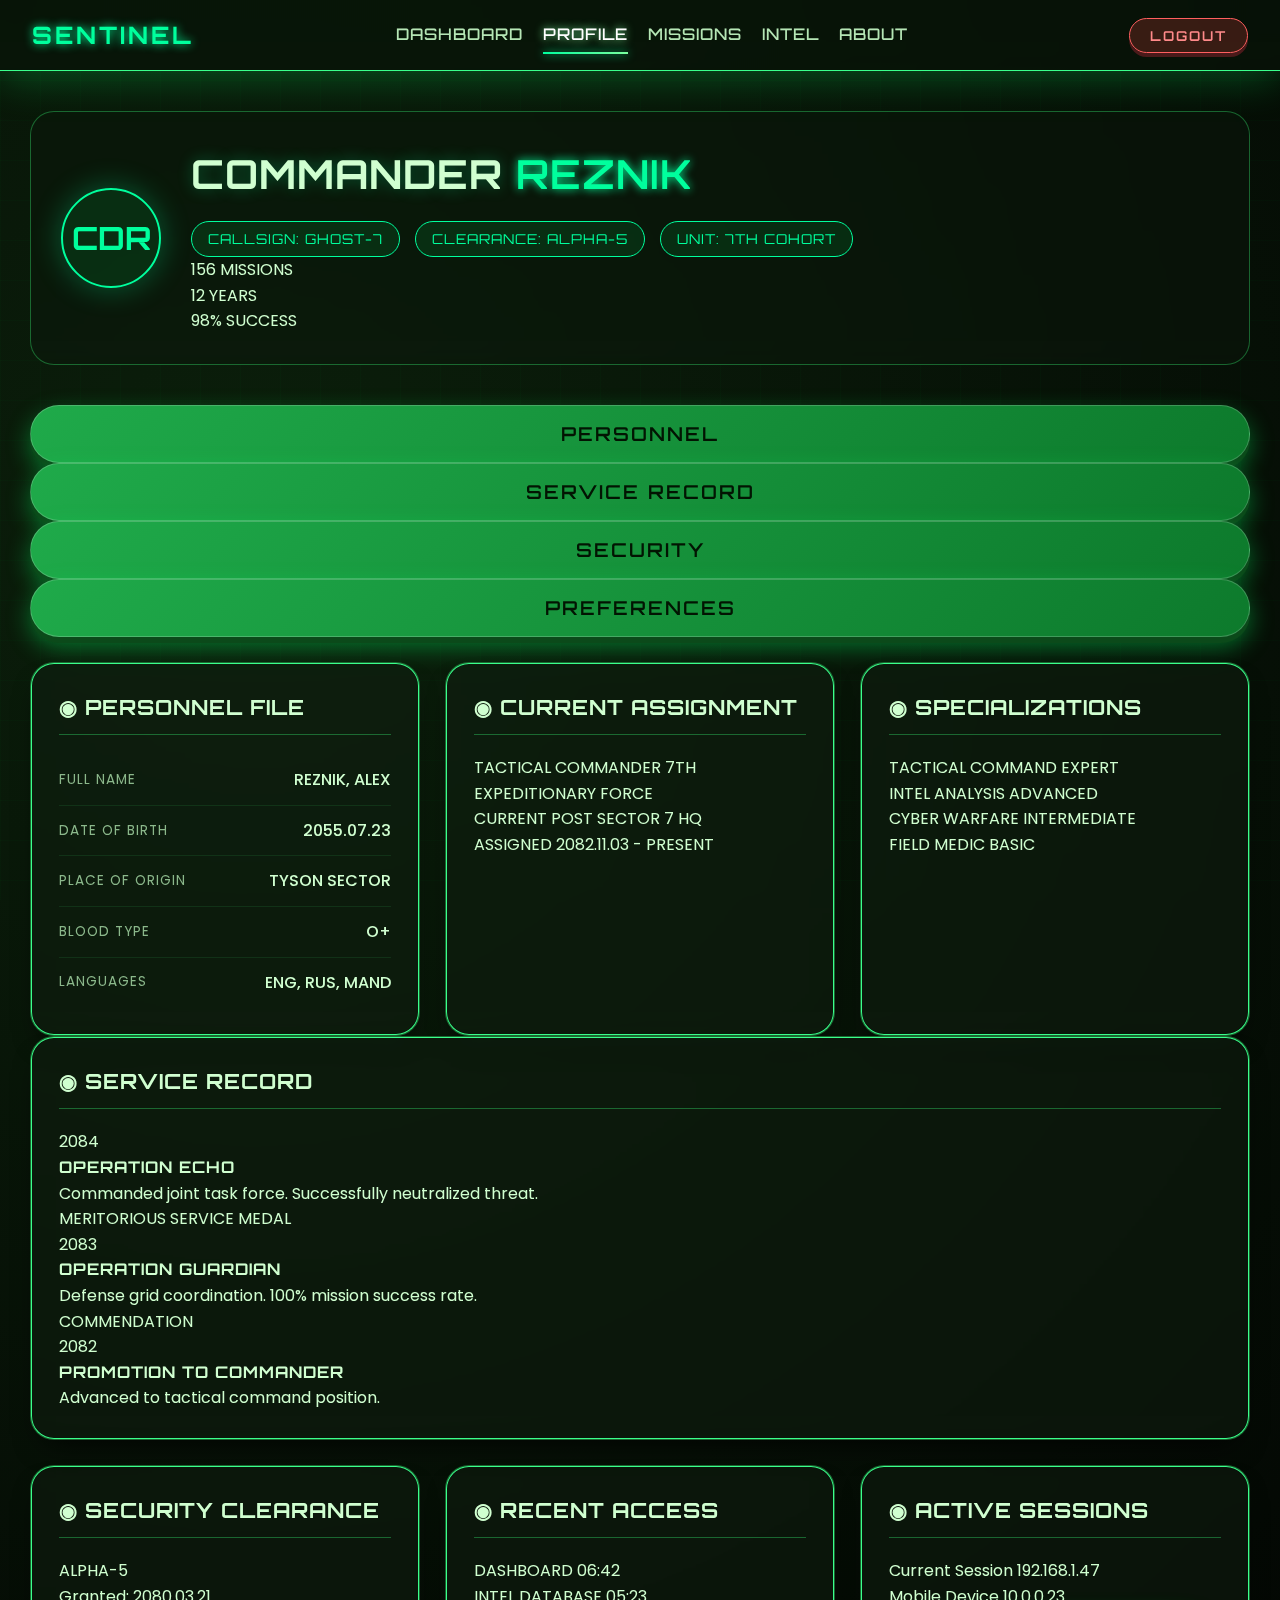
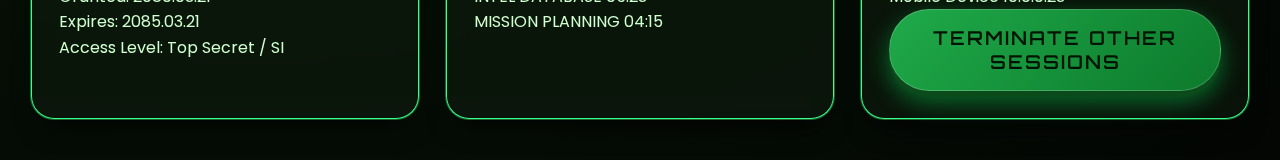
<file: profile.html>
<!DOCTYPE html>
<html lang="en">
<head>
  <meta charset="UTF-8">
  <meta name="viewport" content="width=device-width, initial-scale=1.0">
  <title>Sentinel Command | Profile</title>
  <link rel="stylesheet" href="css/style.css">
</head>
<body onload="checkAuth(); loadProfile()">

  <div class="navbar">
    <a href="index.html" class="logo">SENTINEL</a>
    <div class="nav-links">
      <a href="dashboard.html">DASHBOARD</a>
      <a href="profile.html" class="active">PROFILE</a>
      <a href="missions.html">MISSIONS</a>
      <a href="intel.html">INTEL</a>
      <a href="about.html">ABOUT</a>
    </div>
    <button class="logout-btn" onclick="logout()">LOGOUT</button>
  </div>

  <div class="dashboard">
    <div class="profile-header enhanced">
      <div class="profile-avatar large">
        <div class="avatar-placeholder" id="displayUserInitials">CDR</div>
      </div>
      <div class="profile-info">
        <h1><span id="displayUserRank">COMMANDER</span> <span id="displayUserFull">REZNIK</span></h1>
        <div class="profile-badges">
          <span class="badge" id="displayCallsign">CALLSIGN: GHOST-7</span>
          <span class="badge">CLEARANCE: ALPHA-5</span>
          <span class="badge">UNIT: 7TH COHORT</span>
        </div>
        <div class="profile-metrics">
          <div class="metric">
            <span class="metric-value">156</span>
            <span class="metric-label">MISSIONS</span>
          </div>
          <div class="metric">
            <span class="metric-value">12</span>
            <span class="metric-label">YEARS</span>
          </div>
          <div class="metric">
            <span class="metric-value">98%</span>
            <span class="metric-label">SUCCESS</span>
          </div>
        </div>
      </div>
    </div>

    <div class="profile-tabs">
      <button class="tab-btn active" onclick="switchTab('personnel')">PERSONNEL</button>
      <button class="tab-btn" onclick="switchTab('service')">SERVICE RECORD</button>
      <button class="tab-btn" onclick="switchTab('security')">SECURITY</button>
      <button class="tab-btn" onclick="switchTab('preferences')">PREFERENCES</button>
    </div>

    <div id="personnel-tab" class="tab-content active">
      <div class="card-grid">
        <div class="card">
          <h3>◉ PERSONNEL FILE</h3>
          <div class="info-grid">
            <div class="info-row">
              <span class="info-label">FULL NAME</span>
              <span class="info-value" id="displayFullName">REZNIK, ALEX</span>
            </div>
            <div class="info-row">
              <span class="info-label">DATE OF BIRTH</span>
              <span class="info-value">2055.07.23</span>
            </div>
            <div class="info-row">
              <span class="info-label">PLACE OF ORIGIN</span>
              <span class="info-value">TYSON SECTOR</span>
            </div>
            <div class="info-row">
              <span class="info-label">BLOOD TYPE</span>
              <span class="info-value">O+</span>
            </div>
            <div class="info-row">
              <span class="info-label">LANGUAGES</span>
              <span class="info-value">ENG, RUS, MAND</span>
            </div>
          </div>
        </div>

        <div class="card">
          <h3>◉ CURRENT ASSIGNMENT</h3>
          <div class="assignment-details">
            <div class="assignment-role">
              <span class="role-title">TACTICAL COMMANDER</span>
              <span class="role-unit">7TH EXPEDITIONARY FORCE</span>
            </div>
            <div class="assignment-location">
              <span class="location-label">CURRENT POST</span>
              <span class="location-value">SECTOR 7 HQ</span>
            </div>
            <div class="assignment-dates">
              <span class="dates-label">ASSIGNED</span>
              <span class="dates-value">2082.11.03 - PRESENT</span>
            </div>
          </div>
        </div>

        <div class="card">
          <h3>◉ SPECIALIZATIONS</h3>
          <div class="skills-list">
            <div class="skill-item">
              <span class="skill-name">TACTICAL COMMAND</span>
              <span class="skill-level expert">EXPERT</span>
            </div>
            <div class="skill-item">
              <span class="skill-name">INTEL ANALYSIS</span>
              <span class="skill-level advanced">ADVANCED</span>
            </div>
            <div class="skill-item">
              <span class="skill-name">CYBER WARFARE</span>
              <span class="skill-level intermediate">INTERMEDIATE</span>
            </div>
            <div class="skill-item">
              <span class="skill-name">FIELD MEDIC</span>
              <span class="skill-level basic">BASIC</span>
            </div>
          </div>
        </div>
      </div>
    </div>

    <div id="service-tab" class="tab-content">
      <div class="card">
        <h3>◉ SERVICE RECORD</h3>
        <div class="timeline-vertical">
          <div class="timeline-entry">
            <div class="timeline-date">2084</div>
            <div class="timeline-content">
              <h4>OPERATION ECHO</h4>
              <p>Commanded joint task force. Successfully neutralized threat.</p>
              <span class="timeline-award">MERITORIOUS SERVICE MEDAL</span>
            </div>
          </div>
          <div class="timeline-entry">
            <div class="timeline-date">2083</div>
            <div class="timeline-content">
              <h4>OPERATION GUARDIAN</h4>
              <p>Defense grid coordination. 100% mission success rate.</p>
              <span class="timeline-award">COMMENDATION</span>
            </div>
          </div>
          <div class="timeline-entry">
            <div class="timeline-date">2082</div>
            <div class="timeline-content">
              <h4>PROMOTION TO COMMANDER</h4>
              <p>Advanced to tactical command position.</p>
            </div>
          </div>
        </div>
      </div>
    </div>

    <div id="security-tab" class="tab-content">
      <div class="card-grid">
        <div class="card">
          <h3>◉ SECURITY CLEARANCE</h3>
          <div class="clearance-level">ALPHA-5</div>
          <div class="clearance-details">
            <p>Granted: 2080.03.21</p>
            <p>Expires: 2085.03.21</p>
            <p>Access Level: Top Secret / SI</p>
          </div>
        </div>

        <div class="card">
          <h3>◉ RECENT ACCESS</h3>
          <div class="access-log">
            <div class="access-item">
              <span>DASHBOARD</span>
              <span>06:42</span>
            </div>
            <div class="access-item">
              <span>INTEL DATABASE</span>
              <span>05:23</span>
            </div>
            <div class="access-item">
              <span>MISSION PLANNING</span>
              <span>04:15</span>
            </div>
          </div>
        </div>

        <div class="card">
          <h3>◉ ACTIVE SESSIONS</h3>
          <div class="session-item current">
            <span>Current Session</span>
            <span>192.168.1.47</span>
          </div>
          <div class="session-item">
            <span>Mobile Device</span>
            <span>10.0.0.23</span>
          </div>
          <button class="security-btn">TERMINATE OTHER SESSIONS</button>
        </div>
      </div>
    </div>
  </div>

  <script src="js/auth.js"></script>
  <script src="js/main.js"></script>
</body>
</html>
</file>
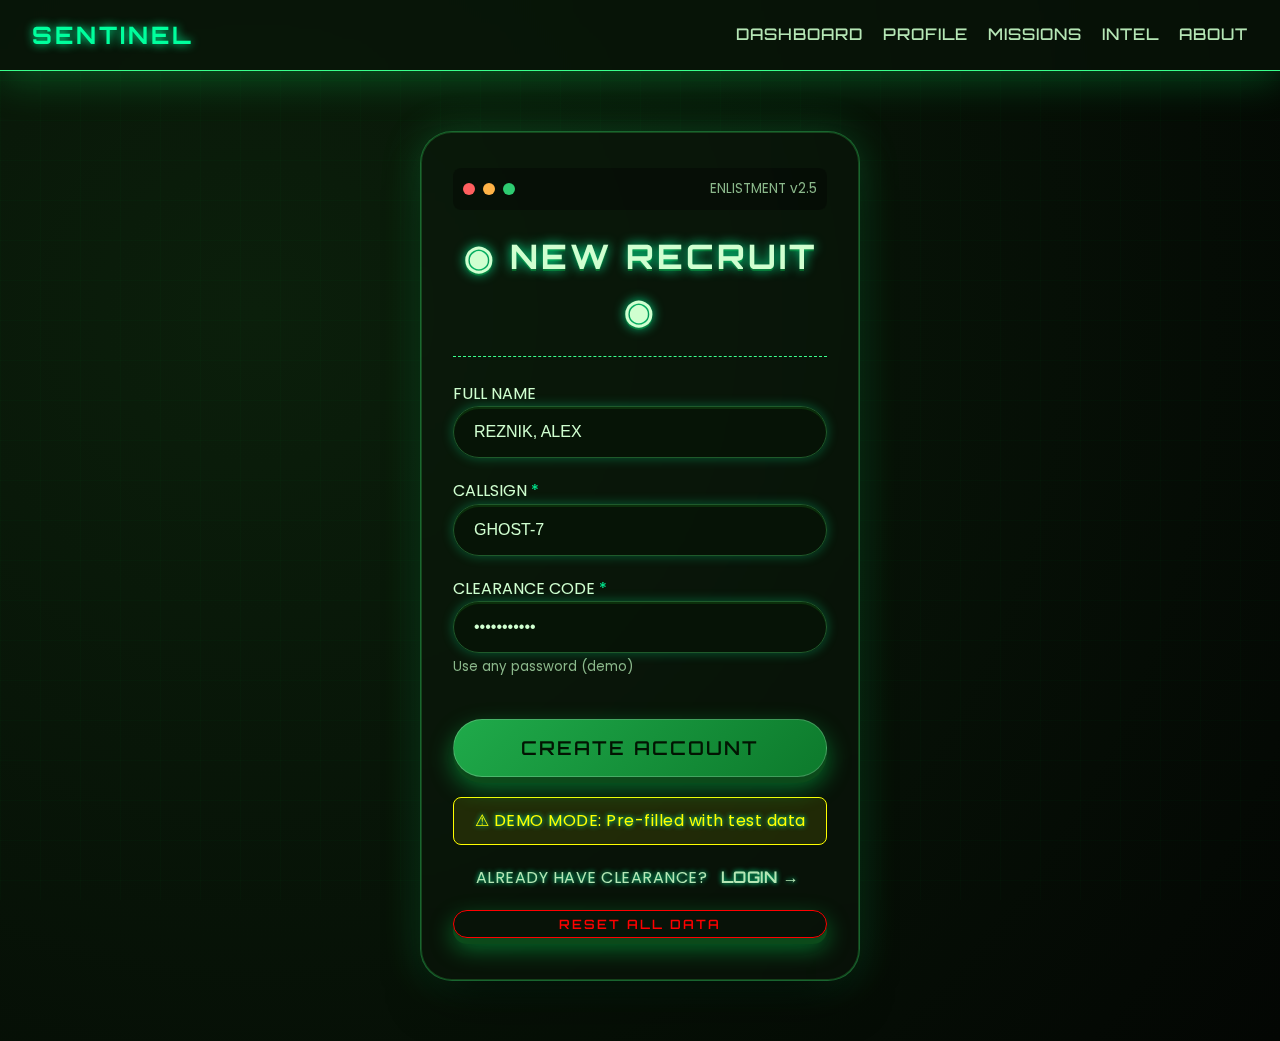
<file: signup.html>
<!DOCTYPE html>
<html lang="en">
<head>
  <meta charset="UTF-8">
  <meta name="viewport" content="width=device-width, initial-scale=1.0">
  <title>Sentinel Command | Enlist</title>
  <link rel="stylesheet" href="css/style.css">
</head>
<body>

  <div class="navbar">
    <a href="index.html" class="logo">SENTINEL</a>
    <div class="nav-links">
      <a href="dashboard.html">DASHBOARD</a>
      <a href="profile.html">PROFILE</a>
      <a href="missions.html">MISSIONS</a>
      <a href="intel.html">INTEL</a>
      <a href="about.html">ABOUT</a>
    </div>
  </div>

  <div class="container">
    <div class="terminal-header">
      <span class="terminal-dot red"></span>
      <span class="terminal-dot yellow"></span>
      <span class="terminal-dot green"></span>
      <span class="terminal-label">ENLISTMENT v2.5</span>
    </div>
    
    <h2>◉ NEW RECRUIT ◉</h2>
    
    <form onsubmit="return signup(event)">
      <div class="input-group">
        <label for="fullname">FULL NAME</label>
        <input id="fullname" type="text" placeholder="e.g., REZNIK, ALEX" value="REZNIK, ALEX">
      </div>
      
      <div class="input-group">
        <label for="username">CALLSIGN <span style="color: var(--primary-green);">*</span></label>
        <input id="username" type="text" placeholder="e.g., GHOST-7" value="GHOST-7" required>
      </div>
      
      <div class="input-group">
        <label for="password">CLEARANCE CODE <span style="color: var(--primary-green);">*</span></label>
        <input id="password" type="password" placeholder="Enter code" value="password123" required>
        <small style="color: var(--text-dim);">Use any password (demo)</small>
      </div>
      
      <button type="submit" style="margin-top: 20px;">CREATE ACCOUNT</button>
    </form>
    
    <div style="margin-top: 20px; padding: 10px; background: rgba(255, 255, 0, 0.1); border-radius: 8px; border: 1px solid yellow;">
      <p style="color: yellow; margin: 0;">⚠ DEMO MODE: Pre-filled with test data</p>
    </div>
    
    <p style="margin-top: 20px;">ALREADY HAVE CLEARANCE? <a href="index.html">LOGIN →</a></p>
    
    <div style="margin-top: 20px; text-align: center;">
      <button onclick="testReset()" style="background: transparent; border: 1px solid red; color: red; padding: 5px 10px; font-size: 0.8rem;">RESET ALL DATA</button>
    </div>
  </div>

  <script src="js/auth.js"></script>
</body>
</html>
</file>
<file: css/style.css>
@import url('https://fonts.googleapis.com/css2?family=Orbitron:wght@400;500;600;700;900&family=Poppins:wght@300;400;500;600&display=swap');

/* ========================================
   RESET & BASE STYLES
   ======================================== */
* {
  margin: 0;
  padding: 0;
  box-sizing: border-box;
}

:root {
  --primary-green: #00ff9d;
  --primary-dark: #00cc66;
  --accent-green: #7aff9e;
  --tactical-green: #3aff8c;
  --glow-green: rgba(0, 255, 157, 0.3);
  --bg-dark: #030603;
  --bg-panel: rgba(10, 22, 10, 0.45);
  --bg-card: rgba(15, 30, 15, 0.5);
  --border-green: rgba(57, 255, 120, 0.35);
  --text-primary: #d0ffd0;
  --text-secondary: #b5e6b5;
  --text-dim: #8bb88b;
  --danger: #ff5f5f;
  --warning: #ffb347;
}

body {
  font-family: 'Poppins', sans-serif;
  background: radial-gradient(circle at 20% 30%, #0b1f0b, #030603);
  min-height: 100vh;
  color: var(--text-primary);
  line-height: 1.6;
  position: relative;
  animation: fadeInBody 0.9s cubic-bezier(0.23, 1, 0.32, 1) forwards;
}

/* Tactical grid overlay */
body::before {
  content: '';
  position: fixed;
  inset: 0;
  background-image: 
    linear-gradient(rgba(0, 255, 100, 0.02) 1px, transparent 1px),
    linear-gradient(90deg, rgba(0, 255, 100, 0.02) 1px, transparent 1px);
  background-size: 40px 40px;
  pointer-events: none;
  z-index: 0;
}

/* ========================================
   TYPOGRAPHY
   ======================================== */
h1, h2, h3, h4, .logo, button, .badge, .status-badge {
  font-family: 'Orbitron', sans-serif;
  letter-spacing: 1px;
}

h1 {
  font-size: 2.5rem;
  font-weight: 700;
  text-transform: uppercase;
  text-shadow: 0 0 15px var(--glow-green);
}

h2 {
  font-size: 2.1rem;
  font-weight: 700;
  text-transform: uppercase;
  letter-spacing: 3px;
}

h3 {
  font-size: 1.3rem;
  color: var(--text-primary);
  margin-bottom: 20px;
  border-bottom: 1px solid var(--border-green);
  padding-bottom: 10px;
}

/* ========================================
   NAVBAR
   ======================================== */
.navbar {
  display: flex;
  justify-content: space-between;
  align-items: center;
  padding: 16px 32px;
  background: rgba(8, 20, 8, 0.65);
  backdrop-filter: blur(12px);
  -webkit-backdrop-filter: blur(12px);
  border-bottom: 1px solid var(--border-green);
  box-shadow: 0 8px 32px rgba(0, 40, 0, 0.8), 0 0 0 1px rgba(70, 255, 120, 0.15) inset;
  position: sticky;
  top: 0;
  z-index: 100;
  transition: all 0.3s ease;
  animation: slideDownNav 0.7s ease-out forwards;
}

.navbar:hover {
  border-bottom-color: var(--tactical-green);
  box-shadow: 0 8px 40px rgba(0, 255, 100, 0.25);
}

.logo {
  color: var(--primary-green);
  font-size: 1.5rem;
  font-weight: 700;
  text-decoration: none;
  text-transform: uppercase;
  letter-spacing: 3px;
  text-shadow: 0 0 10px var(--primary-green);
}

.nav-links {
  display: flex;
  gap: 20px;
}

.nav-links a {
  color: var(--text-secondary);
  text-decoration: none;
  font-weight: 500;
  font-size: 1rem;
  letter-spacing: 1px;
  text-transform: uppercase;
  padding: 6px 0;
  position: relative;
  transition: color 0.2s;
  font-family: 'Orbitron', sans-serif;
}

.nav-links a::after {
  content: '';
  position: absolute;
  bottom: 0;
  left: 0;
  width: 0;
  height: 2px;
  background: linear-gradient(90deg, var(--primary-green), var(--accent-green));
  box-shadow: 0 0 10px var(--primary-green);
  transition: width 0.25s ease;
}

.nav-links a:hover,
.nav-links a.active {
  color: #ffffff;
  text-shadow: 0 0 8px var(--accent-green);
}

.nav-links a:hover::after,
.nav-links a.active::after {
  width: 100%;
}

/* ========================================
   CONTAINER (Auth pages)
   ======================================== */
.container {
  max-width: 440px;
  width: 90%;
  margin: 60px auto;
  padding: 36px 32px 42px;
  background: var(--bg-panel);
  backdrop-filter: blur(16px);
  -webkit-backdrop-filter: blur(16px);
  border-radius: 32px;
  border: 1px solid var(--border-green);
  box-shadow: 0 30px 50px -20px rgba(0, 0, 0, 0.8), 
              0 0 0 1px rgba(70, 255, 100, 0.2) inset, 
              0 0 40px rgba(30, 255, 120, 0.2);
  transition: transform 0.3s ease, box-shadow 0.4s ease;
  animation: floatInContainer 0.9s cubic-bezier(0.2, 0.9, 0.3, 1) forwards;
  position: relative;
  z-index: 10;
}

.container:hover {
  box-shadow: 0 35px 60px -20px #070f07, 
              0 0 0 1px var(--primary-green) inset, 
              0 0 60px var(--primary-green);
}

.container h2 {
  text-align: center;
  margin-bottom: 24px;
  color: var(--text-primary);
  text-shadow: 0 0 12px var(--primary-green), 0 2px 0 #0b4f1a;
  border-bottom: 1px dashed var(--tactical-green);
  padding-bottom: 18px;
  animation: glowPulse 3s infinite ease-in-out;
}

/* ========================================
   FORMS
   ======================================== */
form {
  display: flex;
  flex-direction: column;
  gap: 20px;
  margin-top: 15px;
}

input {
  width: 100%;
  padding: 16px 20px;
  background: rgba(5, 20, 5, 0.7);
  border: 1px solid #1f5a2b;
  border-radius: 40px;
  font-size: 1rem;
  color: var(--text-primary);
  caret-color: var(--primary-green);
  transition: all 0.25s ease;
  outline: none;
  box-shadow: 0 2px 0 #0b2f0b inset, 0 0 12px var(--glow-green);
  backdrop-filter: blur(4px);
}

input:focus {
  border-color: var(--primary-green);
  background: rgba(2, 15, 2, 0.9);
  box-shadow: 0 0 20px var(--primary-green), 0 0 0 2px rgba(90, 255, 140, 0.4);
  transform: scale(1.01);
}

input::placeholder {
  color: var(--text-dim);
  font-weight: 300;
  letter-spacing: 0.7px;
  transition: opacity 0.2s, transform 0.2s;
}

input:focus::placeholder {
  opacity: 0.5;
  transform: translateX(8px);
}

button {
  width: 100%;
  padding: 16px 20px;
  background: linear-gradient(135deg, #1faa4a, #0d7a2c);
  border: none;
  border-radius: 40px;
  font-family: 'Orbitron', sans-serif;
  font-weight: 600;
  font-size: 1.2rem;
  letter-spacing: 2px;
  color: #021402;
  text-transform: uppercase;
  cursor: pointer;
  box-shadow: 0 6px 0 #0b4a1a, 0 10px 25px rgba(0, 255, 100, 0.4);
  transition: all 0.15s ease, box-shadow 0.3s, transform 0.2s;
  border: 1px solid rgba(255, 255, 255, 0.2);
  position: relative;
  overflow: hidden;
}

button::before {
  content: '';
  position: absolute;
  top: 0;
  left: -75%;
  width: 50%;
  height: 100%;
  background: linear-gradient(90deg, transparent, rgba(255, 255, 255, 0.3), transparent);
  transform: skewX(-20deg);
  transition: left 0.7s;
}

button:hover {
  background: linear-gradient(135deg, #2ed973, #1baa44);
  box-shadow: 0 8px 0 #0b4215, 0 18px 35px var(--primary-green);
  transform: translateY(-2px);
}

button:hover::before {
  left: 125%;
}

button:active {
  transform: translateY(4px);
  box-shadow: 0 2px 0 #0a4515, 0 8px 20px var(--tactical-green);
}

.container p {
  text-align: center;
  margin-top: 32px;
  color: var(--text-secondary);
  font-size: 1rem;
  letter-spacing: 0.5px;
  text-shadow: 0 0 5px var(--primary-green);
}

.container a {
  color: var(--text-secondary);
  text-decoration: none;
  font-weight: 600;
  font-family: 'Orbitron', sans-serif;
  padding: 4px 4px 4px 8px;
  transition: all 0.2s;
  border: 1px solid transparent;
}

.container a:hover {
  color: #ffffff;
  text-shadow: 0 0 10px #aaffaa;
  background: rgba(20, 70, 20, 0.3);
  border: 1px solid rgba(100, 255, 130, 0.5);
  border-radius: 20px;
  padding: 4px 12px;
}

/* ========================================
   DASHBOARD LAYOUT
   ======================================== */
.dashboard {
  max-width: 1400px;
  margin: 0 auto;
  padding: 40px 30px;
  animation: fadeUp 0.8s;
}

.dashboard-header {
  display: flex;
  justify-content: space-between;
  align-items: center;
  margin-bottom: 40px;
  padding: 20px;
  background: var(--bg-panel);
  backdrop-filter: blur(10px);
  border-radius: 20px;
  border: 1px solid var(--border-green);
}

.status-badge {
  padding: 8px 20px;
  background: rgba(0, 255, 100, 0.1);
  border: 1px solid var(--primary-green);
  border-radius: 40px;
  color: var(--primary-green);
  font-weight: 600;
  text-transform: uppercase;
  letter-spacing: 1px;
  box-shadow: 0 0 15px var(--glow-green);
}

/* Stats Grid */
.stats-grid {
  display: grid;
  grid-template-columns: repeat(auto-fit, minmax(240px, 1fr));
  gap: 25px;
  margin-bottom: 40px;
}

.stat-card {
  background: var(--bg-card);
  backdrop-filter: blur(10px);
  padding: 28px;
  border-radius: 24px;
  border: 1px solid var(--border-green);
  box-shadow: 0 15px 30px -15px #000, 0 0 0 1px var(--tactical-green) inset;
  transition: all 0.3s cubic-bezier(0.2, 0.9, 0.4, 1);
}

.stat-card:hover {
  transform: translateY(-8px) scale(1.02);
  box-shadow: 0 30px 40px -15px #060606, 0 0 0 2px var(--primary-green) inset, 0 0 40px var(--primary-green);
  background: rgba(10, 35, 10, 0.7);
}

.stat-label {
  color: var(--text-dim);
  font-size: 0.9rem;
  text-transform: uppercase;
  letter-spacing: 1px;
  margin-bottom: 10px;
}

.stat-value {
  font-family: 'Orbitron', sans-serif;
  font-size: 2.5rem;
  font-weight: 700;
  color: var(--primary-green);
  text-shadow: 0 0 15px var(--primary-green);
  margin-bottom: 8px;
}

.stat-trend {
  color: var(--text-secondary);
  font-size: 0.9rem;
}

.stat-trend.priority {
  color: var(--warning);
  font-weight: 600;
}

/* Card Grid */
.card-grid {
  display: grid;
  grid-template-columns: repeat(auto-fit, minmax(340px, 1fr));
  gap: 25px;
  margin-top: 25px;
}

.card {
  background: var(--bg-card);
  backdrop-filter: blur(10px);
  padding: 28px;
  border-radius: 24px;
  border: 1px solid var(--border-green);
  box-shadow: 0 15px 30px -15px #000, 0 0 0 1px var(--tactical-green) inset;
  transition: all 0.3s cubic-bezier(0.2, 0.9, 0.4, 1);
}

.card:hover {
  transform: translateY(-8px) scale(1.01);
  box-shadow: 0 30px 40px -15px #060606, 0 0 0 2px var(--primary-green) inset, 0 0 40px var(--primary-green);
  background: rgba(10, 35, 10, 0.7);
}

.card.full-width {
  grid-column: 1 / -1;
}

/* Mission/System Items */
.mission-item,
.system-item,
.setting-item,
.info-row {
  display: flex;
  justify-content: space-between;
  align-items: center;
  padding: 12px 0;
  border-bottom: 1px solid rgba(57, 255, 120, 0.1);
}

.mission-item:last-child,
.system-item:last-child,
.setting-item:last-child,
.info-row:last-child {
  border-bottom: none;
}

/* Status Indicators */
.status {
  padding: 4px 12px;
  border-radius: 20px;
  font-size: 0.85rem;
  font-weight: 600;
  text-transform: uppercase;
  letter-spacing: 0.5px;
}

.status.active {
  background: rgba(0, 255, 100, 0.15);
  color: var(--primary-green);
  border: 1px solid var(--primary-green);
}

.status.standby {
  background: rgba(255, 193, 7, 0.15);
  color: #ffc107;
  border: 1px solid #ffc107;
}

.status.completed,
.status.operational {
  background: rgba(40, 167, 69, 0.15);
  color: #28a745;
  border: 1px solid #28a745;
}

.status.degraded {
  background: rgba(255, 87, 34, 0.15);
  color: #ff5722;
  border: 1px solid #ff5722;
}

/* Activity Log */
.activity-log {
  max-height: 200px;
  overflow-y: auto;
  padding-right: 10px;
}

.activity-log::-webkit-scrollbar {
  width: 4px;
}

.activity-log::-webkit-scrollbar-track {
  background: rgba(0, 255, 100, 0.05);
}

.activity-log::-webkit-scrollbar-thumb {
  background: var(--primary-green);
  border-radius: 4px;
}

.log-entry {
  padding: 8px 0;
  color: var(--text-secondary);
  font-size: 0.9rem;
  border-bottom: 1px solid rgba(57, 255, 120, 0.1);
  font-family: 'Poppins', monospace;
}

.log-entry:last-child {
  border-bottom: none;
}

/* Profile Page */
.profile-header {
  display: flex;
  align-items: center;
  gap: 30px;
  margin-bottom: 40px;
  padding: 30px;
  background: var(--bg-panel);
  backdrop-filter: blur(10px);
  border-radius: 24px;
  border: 1px solid var(--border-green);
}

.profile-avatar {
  width: 100px;
  height: 100px;
  border-radius: 50%;
  background: rgba(0, 255, 100, 0.1);
  border: 2px solid var(--primary-green);
  display: flex;
  align-items: center;
  justify-content: center;
  overflow: hidden;
  box-shadow: 0 0 30px var(--glow-green);
}

.avatar-placeholder {
  font-family: 'Orbitron', sans-serif;
  font-size: 2rem;
  font-weight: 700;
  color: var(--primary-green);
}

.profile-info h1 {
  margin-bottom: 15px;
}

.profile-badges {
  display: flex;
  gap: 15px;
  flex-wrap: wrap;
}

.badge {
  padding: 6px 16px;
  background: rgba(0, 255, 100, 0.1);
  border: 1px solid var(--primary-green);
  border-radius: 40px;
  font-size: 0.85rem;
  color: var(--primary-green);
}

/* Info rows */
.info-label {
  color: var(--text-dim);
  text-transform: uppercase;
  font-size: 0.85rem;
  letter-spacing: 1px;
}

.info-value {
  color: var(--text-primary);
  font-weight: 500;
}

.setting-btn {
  margin-top: 20px;
  background: transparent;
  border: 1px solid var(--primary-green);
  color: var(--primary-green);
  box-shadow: none;
  font-size: 0.9rem;
  padding: 12px;
}

.setting-btn:hover {
  background: rgba(0, 255, 100, 0.1);
  transform: none;
  box-shadow: 0 0 20px var(--glow-green);
}

/* About page */
.mission-statement {
  font-size: 1.1rem;
  line-height: 1.8;
  color: var(--text-secondary);
  margin-bottom: 20px;
}

.capability-list {
  list-style: none;
}

.capability-list li {
  padding: 10px 0;
  color: var(--text-secondary);
  border-bottom: 1px solid rgba(57, 255, 120, 0.1);
  padding-left: 20px;
  position: relative;
}

.capability-list li::before {
  content: '►';
  color: var(--primary-green);
  position: absolute;
  left: 0;
  font-size: 0.8rem;
}

/* ========================================
   ANIMATIONS
   ======================================== */
@keyframes fadeInBody {
  0% { opacity: 0; }
  100% { opacity: 1; }
}

@keyframes slideDownNav {
  0% { opacity: 0; transform: translateY(-30px); }
  100% { opacity: 1; transform: translateY(0); }
}

@keyframes floatInContainer {
  0% { opacity: 0; transform: scale(0.96) translateY(20px); filter: blur(2px); }
  100% { opacity: 1; transform: scale(1) translateY(0); filter: blur(0); }
}

@keyframes glowPulse {
  0% { text-shadow: 0 0 5px var(--primary-green), 0 2px 0 #0b4f1a; }
  50% { text-shadow: 0 0 22px var(--primary-green), 0 0 30px var(--tactical-green), 0 2px 0 #0b4f1a; }
  100% { text-shadow: 0 0 5px var(--primary-green), 0 2px 0 #0b4f1a; }
}

@keyframes fadeUp {
  0% { opacity: 0; transform: translateY(15px); }
  100% { opacity: 1; transform: translateY(0); }
}

/* ========================================
   RESPONSIVE DESIGN
   ======================================== */
@media (max-width: 768px) {
  h1 { font-size: 2rem; }
  h2 { font-size: 1.8rem; }
  
  .navbar {
    padding: 12px 20px;
    flex-direction: column;
    gap: 10px;
  }
  
  .nav-links {
    width: 100%;
    justify-content: center;
    gap: 15px;
  }
  
  .nav-links a {
    font-size: 0.85rem;
  }
  
  .dashboard {
    padding: 20px 15px;
  }
  
  .dashboard-header {
    flex-direction: column;
    gap: 15px;
    text-align: center;
  }
  
  .stats-grid {
    grid-template-columns: 1fr;
  }
  
  .card-grid {
    grid-template-columns: 1fr;
  }
  
  .profile-header {
    flex-direction: column;
    text-align: center;
    gap: 15px;
  }
  
  .profile-badges {
    justify-content: center;
  }
}

@media (max-width: 480px) {
  .container {
    margin: 30px auto;
    padding: 30px 20px 35px;
  }
  
  .nav-links {
    flex-wrap: wrap;
  }
  
  .stat-value {
    font-size: 2rem;
  }
  
  .badge {
    font-size: 0.75rem;
    padding: 4px 10px;
  }
}

/* Add to existing style.css */

/* Logout button in navbar */
.logout-btn {
    width: auto;
    padding: 8px 20px;
    margin-left: 20px;
    background: rgba(255, 70, 70, 0.2);
    border: 1px solid #ff5f5f;
    color: #ff8a8a;
    font-size: 0.85rem;
    box-shadow: 0 4px 0 #4a1a1a;
  }
  
  .logout-btn:hover {
    background: rgba(255, 70, 70, 0.3);
    box-shadow: 0 6px 0 #4a1a1a, 0 0 20px #ff5f5f;
    transform: translateY(-2px);
  }
  
  .logout-btn:active {
    transform: translateY(2px);
    box-shadow: 0 2px 0 #4a1a1a;
  }
  
  /* Profile display enhancements */
  #displayUser, #displayUsername, #displayUserFull {
    color: var(--primary-green);
    font-weight: 600;
    text-shadow: 0 0 10px var(--primary-green);
  }
  
  /* Welcome message if used */
  .welcome-message {
    font-family: 'Orbitron', sans-serif;
    color: var(--primary-green);
    font-size: 1.2rem;
    margin-bottom: 20px;
  }
  
  /* Responsive navbar with logout */
  @media (max-width: 768px) {
    .navbar {
      flex-wrap: wrap;
    }
    
    .logout-btn {
      margin: 10px 0 0;
      width: 100%;
    }
  }

/* Additional CSS for new features */

/* Terminal Header */
.terminal-header {
    display: flex;
    align-items: center;
    gap: 8px;
    margin-bottom: 20px;
    padding: 10px;
    background: rgba(0, 0, 0, 0.3);
    border-radius: 8px;
  }
  
  .terminal-dot {
    width: 12px;
    height: 12px;
    border-radius: 50%;
  }
  
  .terminal-dot.red { background: #ff5f5f; }
  .terminal-dot.yellow { background: #ffb347; }
  .terminal-dot.green { background: #2ecc71; }
  
  .terminal-label {
    margin-left: auto;
    color: var(--text-dim);
    font-size: 0.85rem;
  }
  
  /* Security Badge */
  .security-badge {
    display: flex;
    align-items: center;
    gap: 10px;
    padding: 10px;
    background: rgba(0, 255, 100, 0.1);
    border: 1px solid var(--primary-green);
    border-radius: 40px;
    margin-bottom: 20px;
  }
  
  /* Progress Bar */
  .progress-bar {
    display: flex;
    justify-content: space-between;
    margin-bottom: 30px;
    position: relative;
  }
  
  .progress-bar::before {
    content: '';
    position: absolute;
    top: 50%;
    left: 0;
    right: 0;
    height: 2px;
    background: rgba(57, 255, 120, 0.2);
    z-index: 1;
  }
  
  .progress-step {
    background: var(--bg-panel);
    padding: 8px 16px;
    border-radius: 20px;
    border: 1px solid var(--border-green);
    font-size: 0.85rem;
    position: relative;
    z-index: 2;
  }
  
  .progress-step.active {
    background: rgba(0, 255, 100, 0.2);
    border-color: var(--primary-green);
    color: var(--primary-green);
  }
  
  /* Password Strength */
  .password-strength {
    margin-top: 5px;
    display: flex;
    align-items: center;
    gap: 10px;
  }
  
  .strength-bar {
    flex: 1;
    height: 4px;
    background: rgba(255, 255, 255, 0.1);
    border-radius: 2px;
    position: relative;
  }
  
  .strength-bar.weak::after {
    content: '';
    position: absolute;
    width: 33%;
    height: 100%;
    background: #ff5f5f;
    border-radius: 2px;
  }
  
  .strength-text {
    font-size: 0.8rem;
    color: #ff5f5f;
  }
  
  /* Quick Actions */
  .quick-actions {
    display: grid;
    grid-template-columns: repeat(auto-fit, minmax(150px, 1fr));
    gap: 15px;
    margin-bottom: 30px;
  }
  
  .action-btn {
    padding: 15px;
    background: var(--bg-card);
    border: 1px solid var(--border-green);
    border-radius: 16px;
    color: var(--text-primary);
    font-family: 'Orbitron', sans-serif;
    font-size: 0.9rem;
    cursor: pointer;
    transition: all 0.3s;
    display: flex;
    align-items: center;
    justify-content: center;
    gap: 10px;
  }
  
  .action-btn:hover {
    transform: translateY(-3px);
    box-shadow: 0 0 20px var(--glow-green);
    border-color: var(--primary-green);
  }
  
  /* Stat Cards Enhanced */
  .stat-card {
    cursor: pointer;
    position: relative;
    overflow: hidden;
  }
  
  .stat-icon {
    font-size: 2rem;
    margin-bottom: 10px;
    opacity: 0.5;
  }
  
  .stat-detail {
    font-size: 0.8rem;
    color: var(--text-dim);
    margin-top: 10px;
  }
  
  /* Charts */
  .charts-grid {
    display: grid;
    grid-template-columns: repeat(auto-fit, minmax(300px, 1fr));
    gap: 25px;
    margin-bottom: 30px;
  }
  
  .chart-card {
    padding: 20px;
  }
  
  .chart-bars {
    margin-top: 20px;
  }
  
  .chart-bar {
    display: flex;
    align-items: center;
    gap: 10px;
    margin-bottom: 15px;
  }
  
  .bar-label {
    width: 60px;
    color: var(--text-dim);
  }
  
  .bar-container {
    flex: 1;
    height: 8px;
    background: rgba(255, 255, 255, 0.1);
    border-radius: 4px;
    overflow: hidden;
  }
  
  .bar-fill {
    height: 100%;
    background: linear-gradient(90deg, var(--primary-green), var(--accent-green));
    border-radius: 4px;
    transition: width 1s ease;
  }
  
  .bar-value {
    width: 40px;
    color: var(--primary-green);
  }
  
  /* Timeline */
  .timeline {
    max-height: 300px;
    overflow-y: auto;
  }
  
  .timeline-item {
    display: grid;
    grid-template-columns: 80px 1fr 100px;
    padding: 12px;
    border-bottom: 1px solid rgba(57, 255, 120, 0.1);
    align-items: center;
  }
  
  .timeline-item.critical {
    background: rgba(255, 70, 70, 0.1);
  }
  
  .timeline-item.warning {
    background: rgba(255, 193, 7, 0.1);
  }
  
  .timeline-time {
    color: var(--primary-green);
    font-family: monospace;
  }
  
  .timeline-status {
    text-align: right;
    color: var(--text-dim);
  }
  
  /* Intel Section */
  .intel-section {
    margin-top: 40px;
  }
  
  .section-header {
    display: flex;
    justify-content: space-between;
    align-items: center;
    margin-bottom: 20px;
  }
  
  .update-badge {
    padding: 4px 12px;
    background: rgba(0, 255, 100, 0.1);
    border-radius: 20px;
    font-size: 0.8rem;
  }
  
  .intel-grid {
    display: grid;
    grid-template-columns: repeat(auto-fit, minmax(300px, 1fr));
    gap: 20px;
  }
  
  .intel-card {
    display: flex;
    gap: 15px;
    padding: 20px;
    background: var(--bg-card);
    border-radius: 16px;
    border: 1px solid var(--border-green);
  }
  
  .intel-icon {
    font-size: 2rem;
  }
  
  .intel-meta {
    font-size: 0.8rem;
    color: var(--text-dim);
    margin-top: 8px;
    display: block;
  }
  
  /* Missions Page */
  .filters-bar {
    display: flex;
    gap: 10px;
    margin-bottom: 30px;
    flex-wrap: wrap;
  }
  
  .filter-btn {
    padding: 8px 20px;
    background: transparent;
    border: 1px solid var(--border-green);
    border-radius: 30px;
    color: var(--text-secondary);
    cursor: pointer;
    transition: all 0.3s;
  }
  
  .filter-btn.active,
  .filter-btn:hover {
    background: rgba(0, 255, 100, 0.1);
    border-color: var(--primary-green);
    color: var(--primary-green);
  }
  
  .filter-select {
    padding: 8px 20px;
    background: var(--bg-card);
    border: 1px solid var(--border-green);
    border-radius: 30px;
    color: var(--text-primary);
    margin-left: auto;
  }
  
  .missions-grid {
    display: grid;
    grid-template-columns: repeat(auto-fit, minmax(350px, 1fr));
    gap: 25px;
    margin-bottom: 30px;
  }
  
  .mission-card-large {
    grid-column: span 2;
  }
  
  .mission-card-large,
  .mission-card {
    background: var(--bg-card);
    border-radius: 24px;
    padding: 25px;
    border-left: 4px solid;
  }
  
  .mission-card.critical { border-left-color: #ff5f5f; }
  .mission-card.high { border-left-color: #ffb347; }
  .mission-card.medium { border-left-color: #f1c40f; }
  .mission-card.low { border-left-color: #2ecc71; }
  
  .mission-tag {
    padding: 4px 12px;
    border-radius: 20px;
    font-size: 0.75rem;
    font-weight: 600;
  }
  
  .mission-tag.critical { background: rgba(255, 95, 95, 0.2); color: #ff8a8a; }
  .mission-tag.high { background: rgba(255, 179, 71, 0.2); color: #ffb347; }
  
  /* Responsive */
  @media (max-width: 768px) {
    .quick-actions {
      grid-template-columns: repeat(2, 1fr);
    }
    
    .mission-card-large {
      grid-column: span 1;
    }
    
    .timeline-item {
      grid-template-columns: 60px 1fr;
      gap: 10px;
    }
    
    .timeline-status {
      grid-column: span 2;
      text-align: left;
    }
  }
</file>
